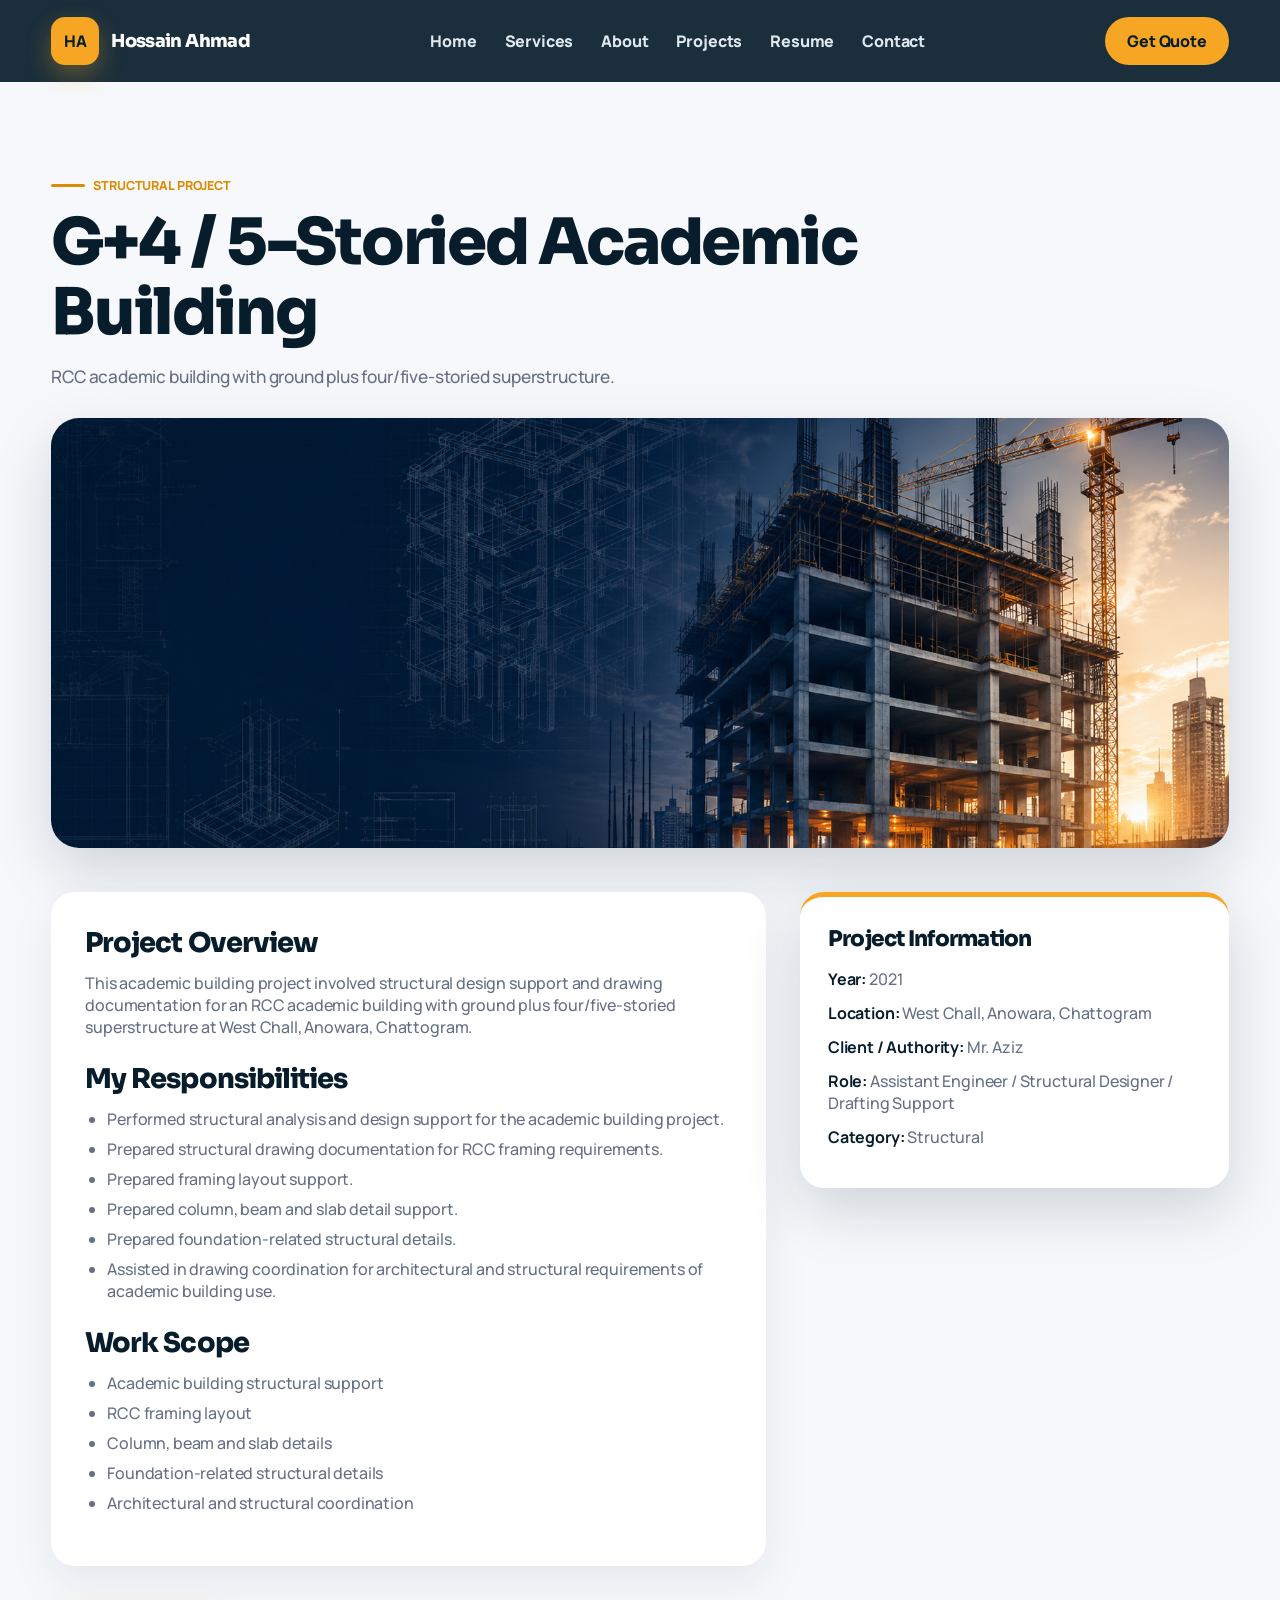
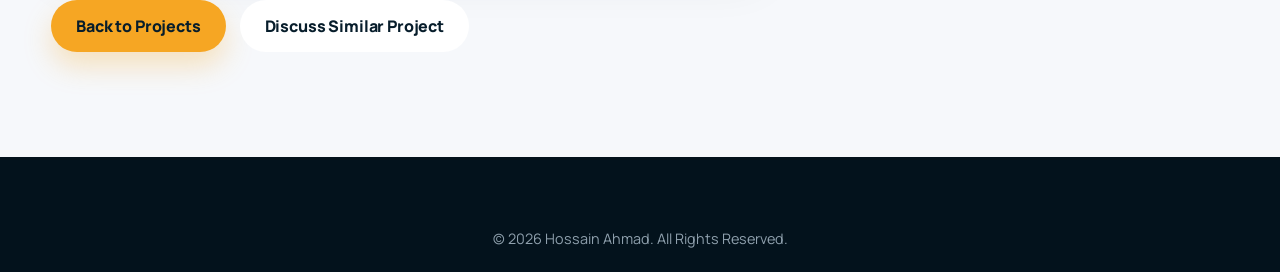
<file: projects/academic-building.html>
<!DOCTYPE html>
<html lang="en">
<head>
  <meta charset="UTF-8" />
  <meta name="viewport" content="width=device-width, initial-scale=1.0" />
  <meta name="description" content="G+4 / 5-Storied Academic Building project details by Hossain Ahmad." />
  <title>G+4 / 5-Storied Academic Building | Hossain Ahmad</title>
  <link rel="stylesheet" href="../styles.css" />
</head>
<body>

  <header class="site-header">
    <nav class="navbar container">
      <a href="../index.html" class="brand">
        <span class="brand-mark">HA</span>
        <span class="brand-text">Hossain Ahmad</span>
      </a>
      <ul class="nav-links">
        <li><a href="../index.html#home">Home</a></li>
        <li><a href="../index.html#services">Services</a></li>
        <li><a href="../index.html#about">About</a></li>
        <li><a href="../index.html#projects">Projects</a></li>
        <li><a href="../index.html#resume">Resume</a></li>
        <li><a href="../index.html#contact">Contact</a></li>
      </ul>
      <a class="nav-cta" href="../index.html#contact">Get Quote</a>
    </nav>
  </header>

  <main>
    <section class="section project-detail-page">
      <div class="container">
        <span class="eyebrow dark">Structural Project</span>
        <h1>G+4 / 5-Storied Academic Building</h1>
        <p class="project-detail-lead">RCC academic building with ground plus four/five-storied superstructure.</p>

        <img src="../assets/project-structural.png" alt="G+4 / 5-Storied Academic Building" class="project-detail-image" />

        <div class="project-detail-grid">
          <div class="project-detail-content">
            <h2>Project Overview</h2>
            <p>This academic building project involved structural design support and drawing documentation for an RCC academic building with ground plus four/five-storied superstructure at West Chall, Anowara, Chattogram.</p>

            <h2>My Responsibilities</h2>
            <ul>
              <li>Performed structural analysis and design support for the academic building project.</li>
              <li>Prepared structural drawing documentation for RCC framing requirements.</li>
              <li>Prepared framing layout support.</li>
              <li>Prepared column, beam and slab detail support.</li>
              <li>Prepared foundation-related structural details.</li>
              <li>Assisted in drawing coordination for architectural and structural requirements of academic building use.</li>
            </ul>

            <h2>Work Scope</h2>
            <ul>
              <li>Academic building structural support</li>
              <li>RCC framing layout</li>
              <li>Column, beam and slab details</li>
              <li>Foundation-related structural details</li>
              <li>Architectural and structural coordination</li>
            </ul>
          </div>

          <aside class="project-info-card">
            <h3>Project Information</h3>
            <p><strong>Year:</strong> 2021</p>
            <p><strong>Location:</strong> West Chall, Anowara, Chattogram</p>
            <p><strong>Client / Authority:</strong> Mr. Aziz</p>
            <p><strong>Role:</strong> Assistant Engineer / Structural Designer / Drafting Support</p>
            <p><strong>Category:</strong> Structural</p>
          </aside>
        </div>

        <div class="project-navigation">
          <a href="../index.html#projects" class="btn btn-primary">Back to Projects</a>
          <a href="../index.html#contact" class="btn btn-light">Discuss Similar Project</a>
        </div>
      </div>
    </section>
  </main>

  <footer class="footer">
    <div class="container copyright">© <span>2026</span> Hossain Ahmad. All Rights Reserved.</div>
  </footer>

</body>
</html>
</file>
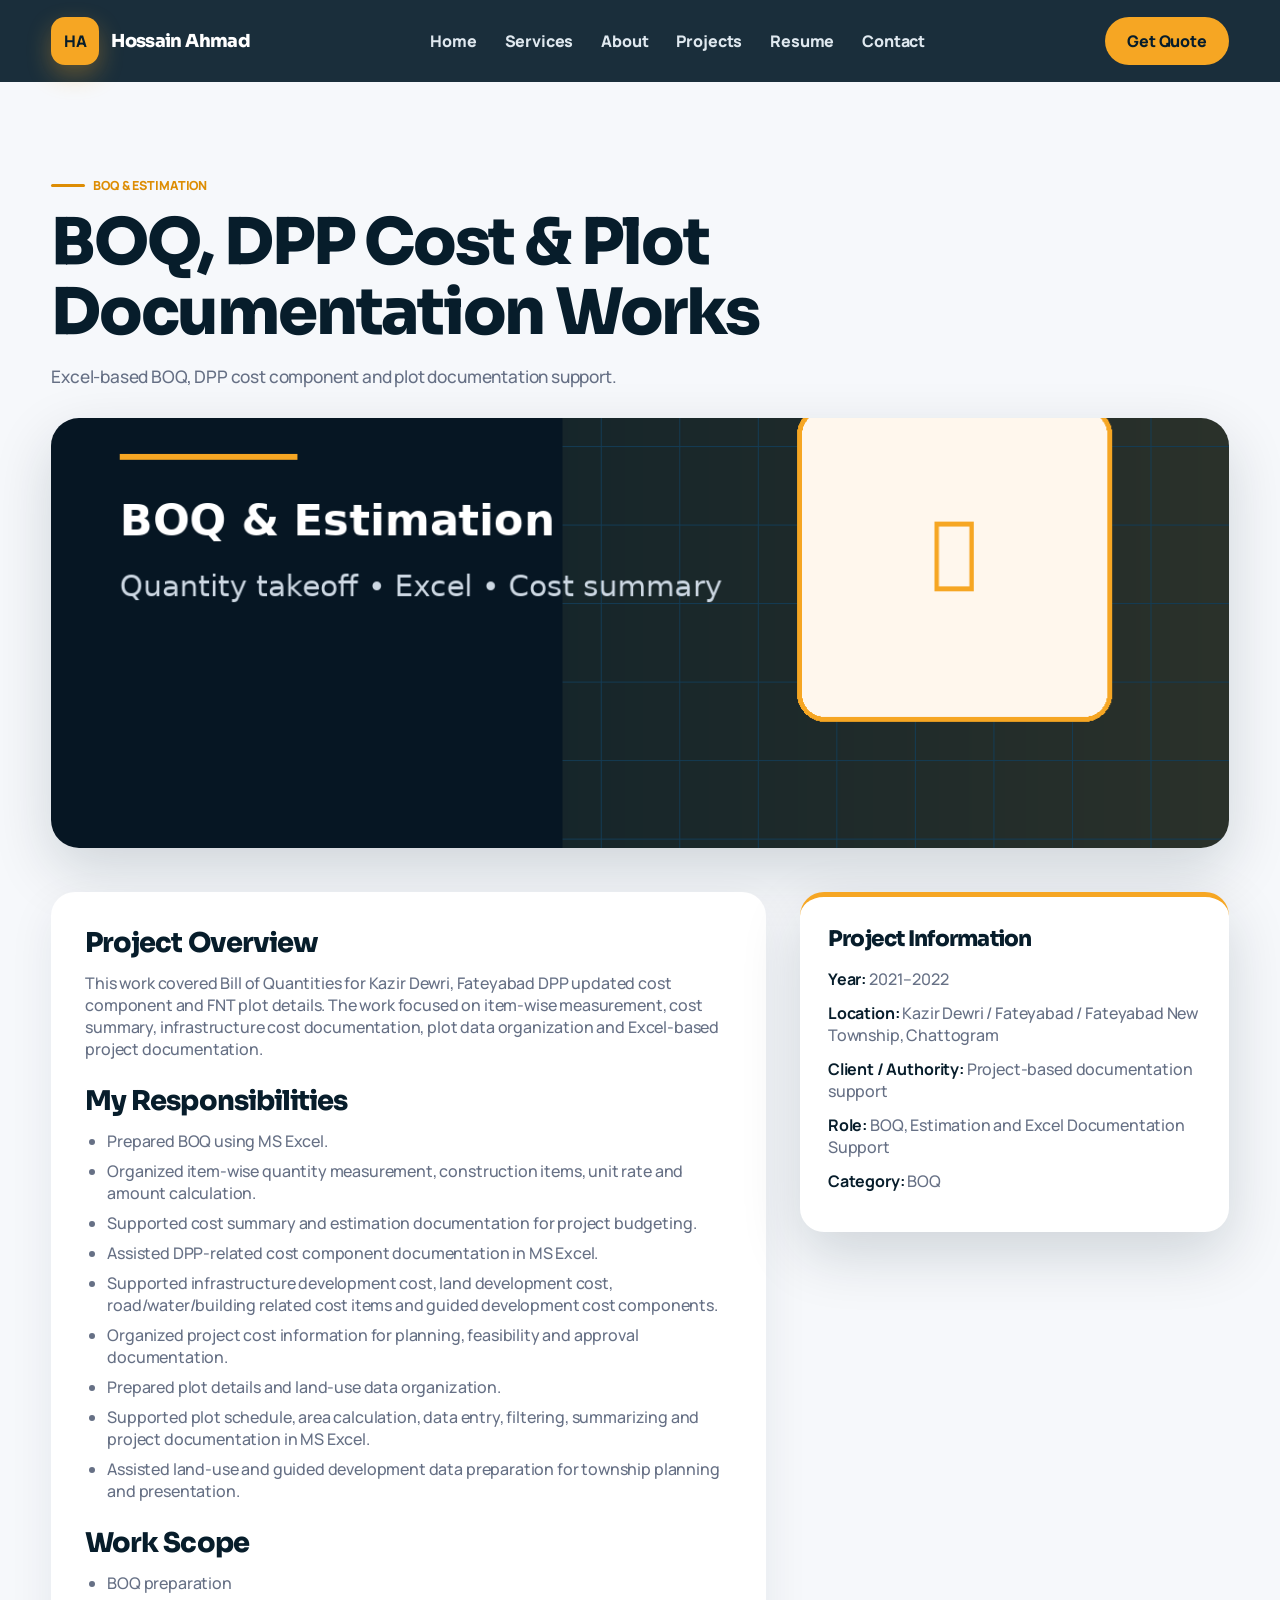
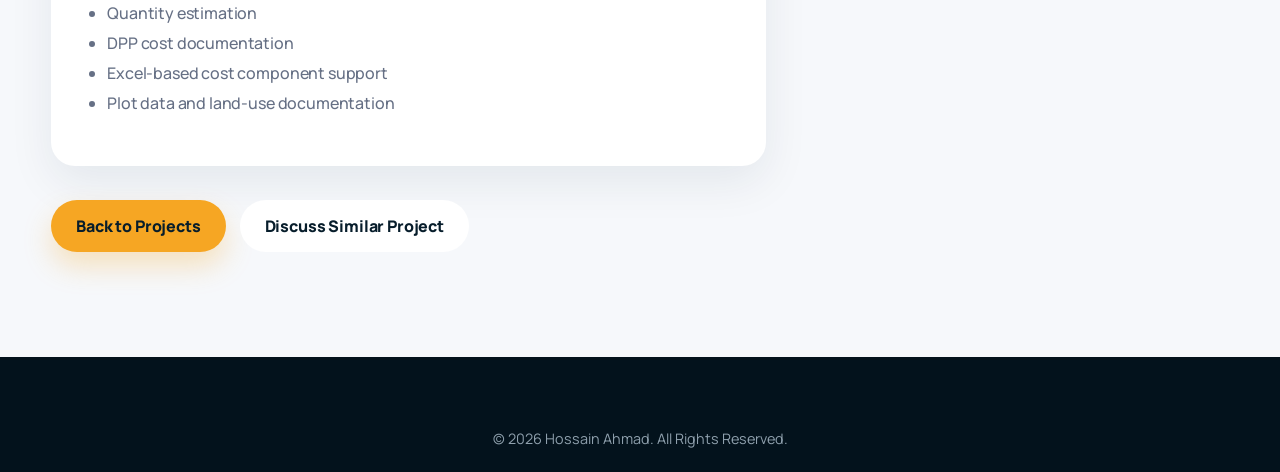
<file: projects/boq-cost.html>
<!DOCTYPE html>
<html lang="en">
<head>
  <meta charset="UTF-8" />
  <meta name="viewport" content="width=device-width, initial-scale=1.0" />
  <meta name="description" content="BOQ, DPP Cost &amp; Plot Documentation Works project details by Hossain Ahmad." />
  <title>BOQ, DPP Cost &amp; Plot Documentation Works | Hossain Ahmad</title>
  <link rel="stylesheet" href="../styles.css" />
</head>
<body>

  <header class="site-header">
    <nav class="navbar container">
      <a href="../index.html" class="brand">
        <span class="brand-mark">HA</span>
        <span class="brand-text">Hossain Ahmad</span>
      </a>
      <ul class="nav-links">
        <li><a href="../index.html#home">Home</a></li>
        <li><a href="../index.html#services">Services</a></li>
        <li><a href="../index.html#about">About</a></li>
        <li><a href="../index.html#projects">Projects</a></li>
        <li><a href="../index.html#resume">Resume</a></li>
        <li><a href="../index.html#contact">Contact</a></li>
      </ul>
      <a class="nav-cta" href="../index.html#contact">Get Quote</a>
    </nav>
  </header>

  <main>
    <section class="section project-detail-page">
      <div class="container">
        <span class="eyebrow dark">BOQ &amp; Estimation</span>
        <h1>BOQ, DPP Cost &amp; Plot Documentation Works</h1>
        <p class="project-detail-lead">Excel-based BOQ, DPP cost component and plot documentation support.</p>

        <img src="../assets/project-boq.png" alt="BOQ, DPP Cost &amp; Plot Documentation Works" class="project-detail-image" />

        <div class="project-detail-grid">
          <div class="project-detail-content">
            <h2>Project Overview</h2>
            <p>This work covered Bill of Quantities for Kazir Dewri, Fateyabad DPP updated cost component and FNT plot details. The work focused on item-wise measurement, cost summary, infrastructure cost documentation, plot data organization and Excel-based project documentation.</p>

            <h2>My Responsibilities</h2>
            <ul>
              <li>Prepared BOQ using MS Excel.</li>
              <li>Organized item-wise quantity measurement, construction items, unit rate and amount calculation.</li>
              <li>Supported cost summary and estimation documentation for project budgeting.</li>
              <li>Assisted DPP-related cost component documentation in MS Excel.</li>
              <li>Supported infrastructure development cost, land development cost, road/water/building related cost items and guided development cost components.</li>
              <li>Organized project cost information for planning, feasibility and approval documentation.</li>
              <li>Prepared plot details and land-use data organization.</li>
              <li>Supported plot schedule, area calculation, data entry, filtering, summarizing and project documentation in MS Excel.</li>
              <li>Assisted land-use and guided development data preparation for township planning and presentation.</li>
            </ul>

            <h2>Work Scope</h2>
            <ul>
              <li>BOQ preparation</li>
              <li>Quantity estimation</li>
              <li>DPP cost documentation</li>
              <li>Excel-based cost component support</li>
              <li>Plot data and land-use documentation</li>
            </ul>
          </div>

          <aside class="project-info-card">
            <h3>Project Information</h3>
            <p><strong>Year:</strong> 2021–2022</p>
            <p><strong>Location:</strong> Kazir Dewri / Fateyabad / Fateyabad New Township, Chattogram</p>
            <p><strong>Client / Authority:</strong> Project-based documentation support</p>
            <p><strong>Role:</strong> BOQ, Estimation and Excel Documentation Support</p>
            <p><strong>Category:</strong> BOQ</p>
          </aside>
        </div>

        <div class="project-navigation">
          <a href="../index.html#projects" class="btn btn-primary">Back to Projects</a>
          <a href="../index.html#contact" class="btn btn-light">Discuss Similar Project</a>
        </div>
      </div>
    </section>
  </main>

  <footer class="footer">
    <div class="container copyright">© <span>2026</span> Hossain Ahmad. All Rights Reserved.</div>
  </footer>

</body>
</html>
</file>
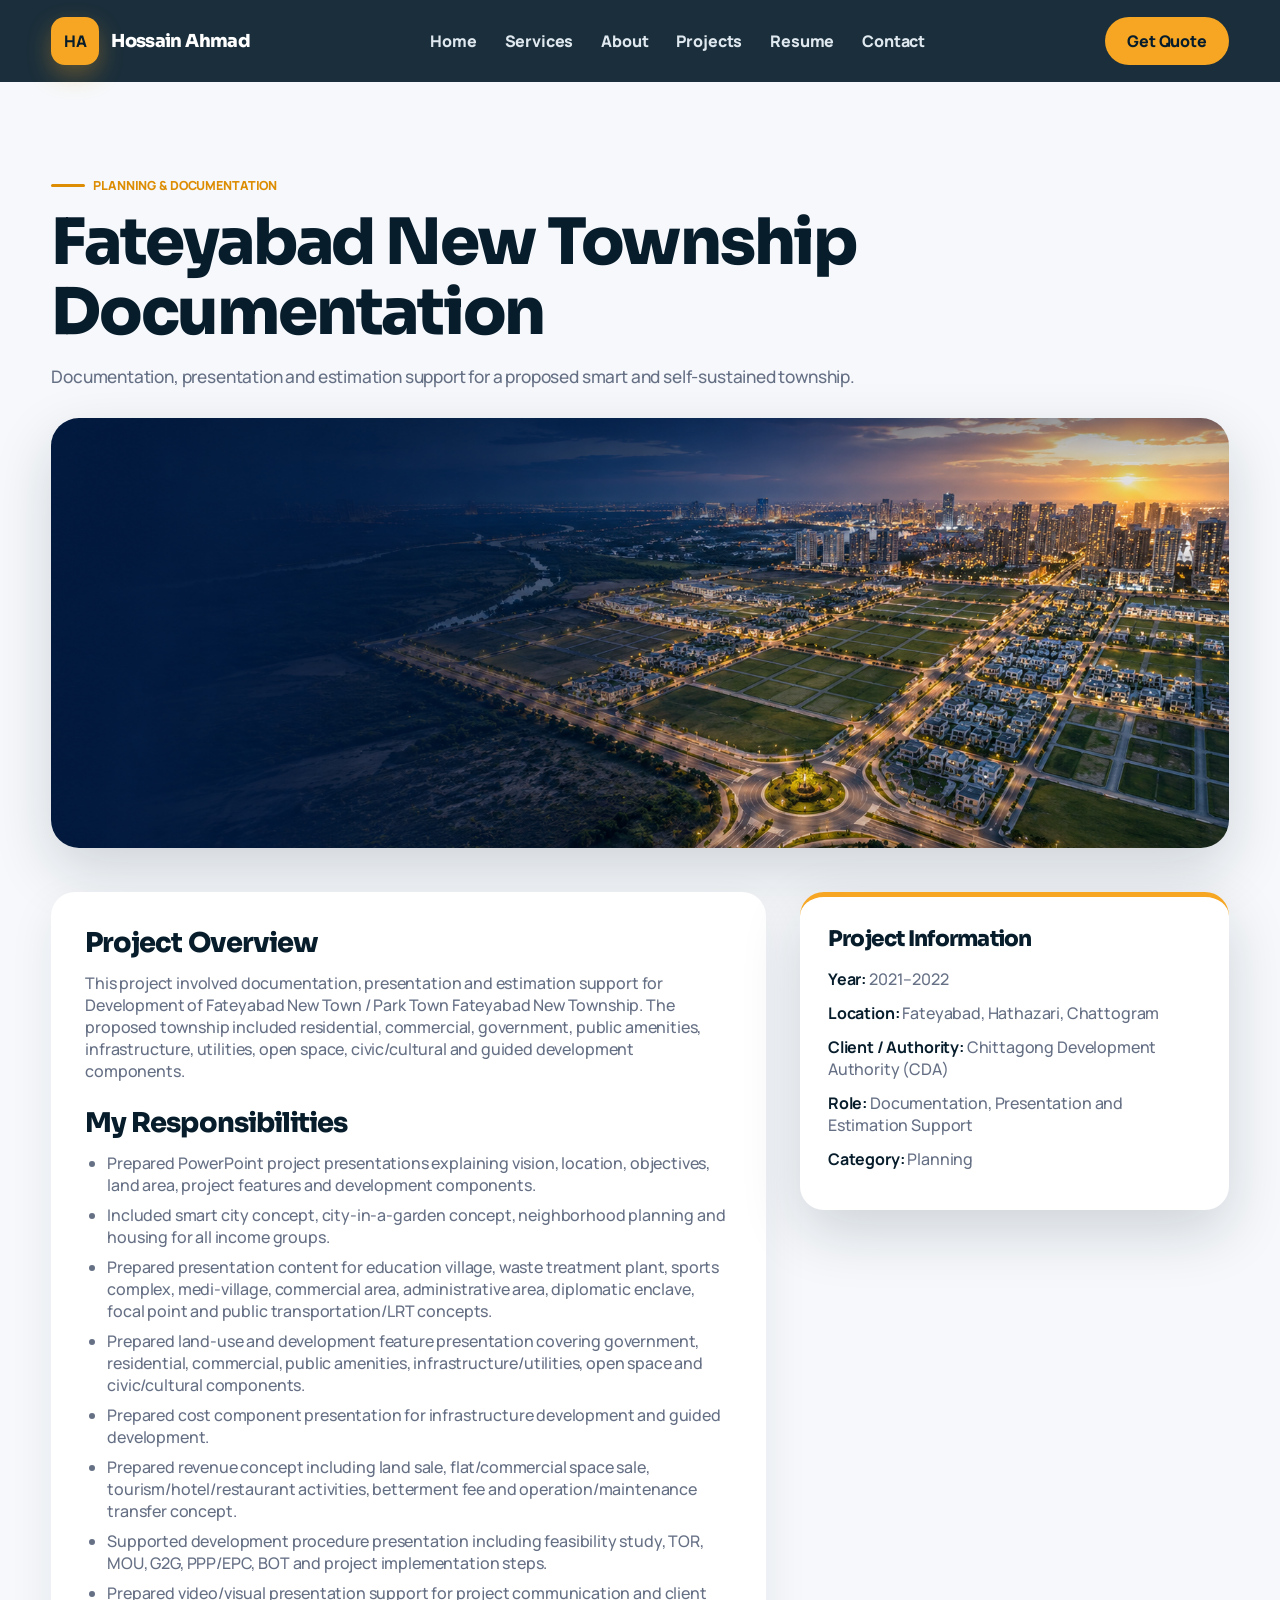
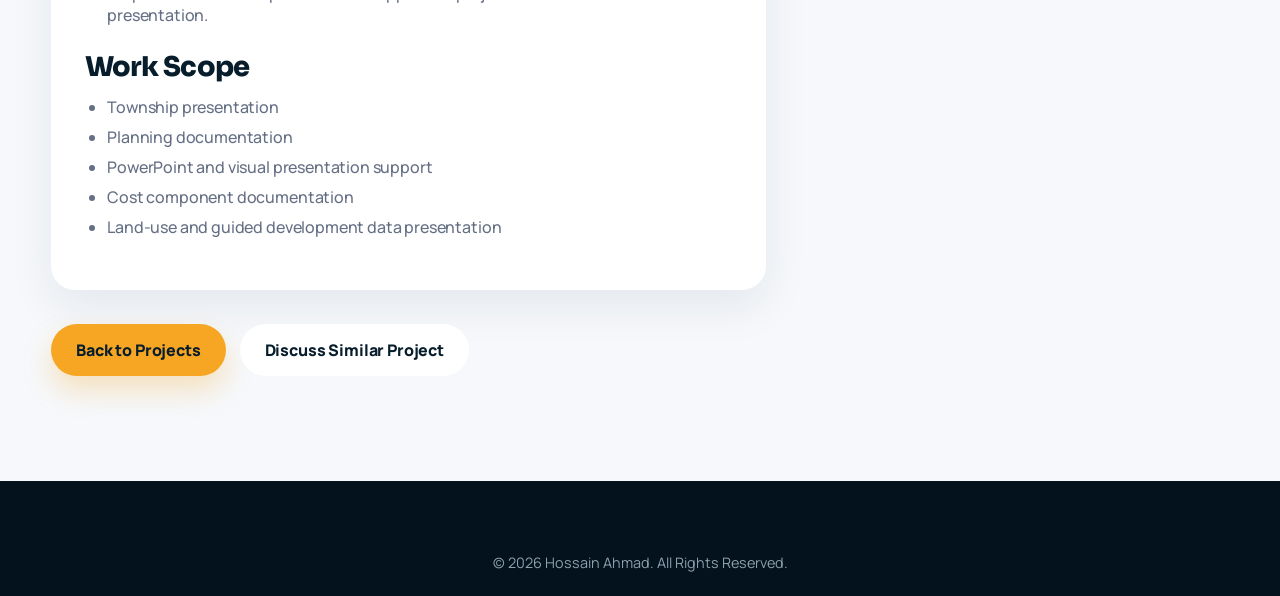
<file: projects/fateyabad-township.html>
<!DOCTYPE html>
<html lang="en">
<head>
  <meta charset="UTF-8" />
  <meta name="viewport" content="width=device-width, initial-scale=1.0" />
  <meta name="description" content="Fateyabad New Township Documentation project details by Hossain Ahmad." />
  <title>Fateyabad New Township Documentation | Hossain Ahmad</title>
  <link rel="stylesheet" href="../styles.css" />
</head>
<body>

  <header class="site-header">
    <nav class="navbar container">
      <a href="../index.html" class="brand">
        <span class="brand-mark">HA</span>
        <span class="brand-text">Hossain Ahmad</span>
      </a>
      <ul class="nav-links">
        <li><a href="../index.html#home">Home</a></li>
        <li><a href="../index.html#services">Services</a></li>
        <li><a href="../index.html#about">About</a></li>
        <li><a href="../index.html#projects">Projects</a></li>
        <li><a href="../index.html#resume">Resume</a></li>
        <li><a href="../index.html#contact">Contact</a></li>
      </ul>
      <a class="nav-cta" href="../index.html#contact">Get Quote</a>
    </nav>
  </header>

  <main>
    <section class="section project-detail-page">
      <div class="container">
        <span class="eyebrow dark">Planning &amp; Documentation</span>
        <h1>Fateyabad New Township Documentation</h1>
        <p class="project-detail-lead">Documentation, presentation and estimation support for a proposed smart and self-sustained township.</p>

        <img src="../assets/project-township.png" alt="Fateyabad New Township Documentation" class="project-detail-image" />

        <div class="project-detail-grid">
          <div class="project-detail-content">
            <h2>Project Overview</h2>
            <p>This project involved documentation, presentation and estimation support for Development of Fateyabad New Town / Park Town Fateyabad New Township. The proposed township included residential, commercial, government, public amenities, infrastructure, utilities, open space, civic/cultural and guided development components.</p>

            <h2>My Responsibilities</h2>
            <ul>
              <li>Prepared PowerPoint project presentations explaining vision, location, objectives, land area, project features and development components.</li>
              <li>Included smart city concept, city-in-a-garden concept, neighborhood planning and housing for all income groups.</li>
              <li>Prepared presentation content for education village, waste treatment plant, sports complex, medi-village, commercial area, administrative area, diplomatic enclave, focal point and public transportation/LRT concepts.</li>
              <li>Prepared land-use and development feature presentation covering government, residential, commercial, public amenities, infrastructure/utilities, open space and civic/cultural components.</li>
              <li>Prepared cost component presentation for infrastructure development and guided development.</li>
              <li>Prepared revenue concept including land sale, flat/commercial space sale, tourism/hotel/restaurant activities, betterment fee and operation/maintenance transfer concept.</li>
              <li>Supported development procedure presentation including feasibility study, TOR, MOU, G2G, PPP/EPC, BOT and project implementation steps.</li>
              <li>Prepared video/visual presentation support for project communication and client presentation.</li>
            </ul>

            <h2>Work Scope</h2>
            <ul>
              <li>Township presentation</li>
              <li>Planning documentation</li>
              <li>PowerPoint and visual presentation support</li>
              <li>Cost component documentation</li>
              <li>Land-use and guided development data presentation</li>
            </ul>
          </div>

          <aside class="project-info-card">
            <h3>Project Information</h3>
            <p><strong>Year:</strong> 2021–2022</p>
            <p><strong>Location:</strong> Fateyabad, Hathazari, Chattogram</p>
            <p><strong>Client / Authority:</strong> Chittagong Development Authority (CDA)</p>
            <p><strong>Role:</strong> Documentation, Presentation and Estimation Support</p>
            <p><strong>Category:</strong> Planning</p>
          </aside>
        </div>

        <div class="project-navigation">
          <a href="../index.html#projects" class="btn btn-primary">Back to Projects</a>
          <a href="../index.html#contact" class="btn btn-light">Discuss Similar Project</a>
        </div>
      </div>
    </section>
  </main>

  <footer class="footer">
    <div class="container copyright">© <span>2026</span> Hossain Ahmad. All Rights Reserved.</div>
  </footer>

</body>
</html>
</file>
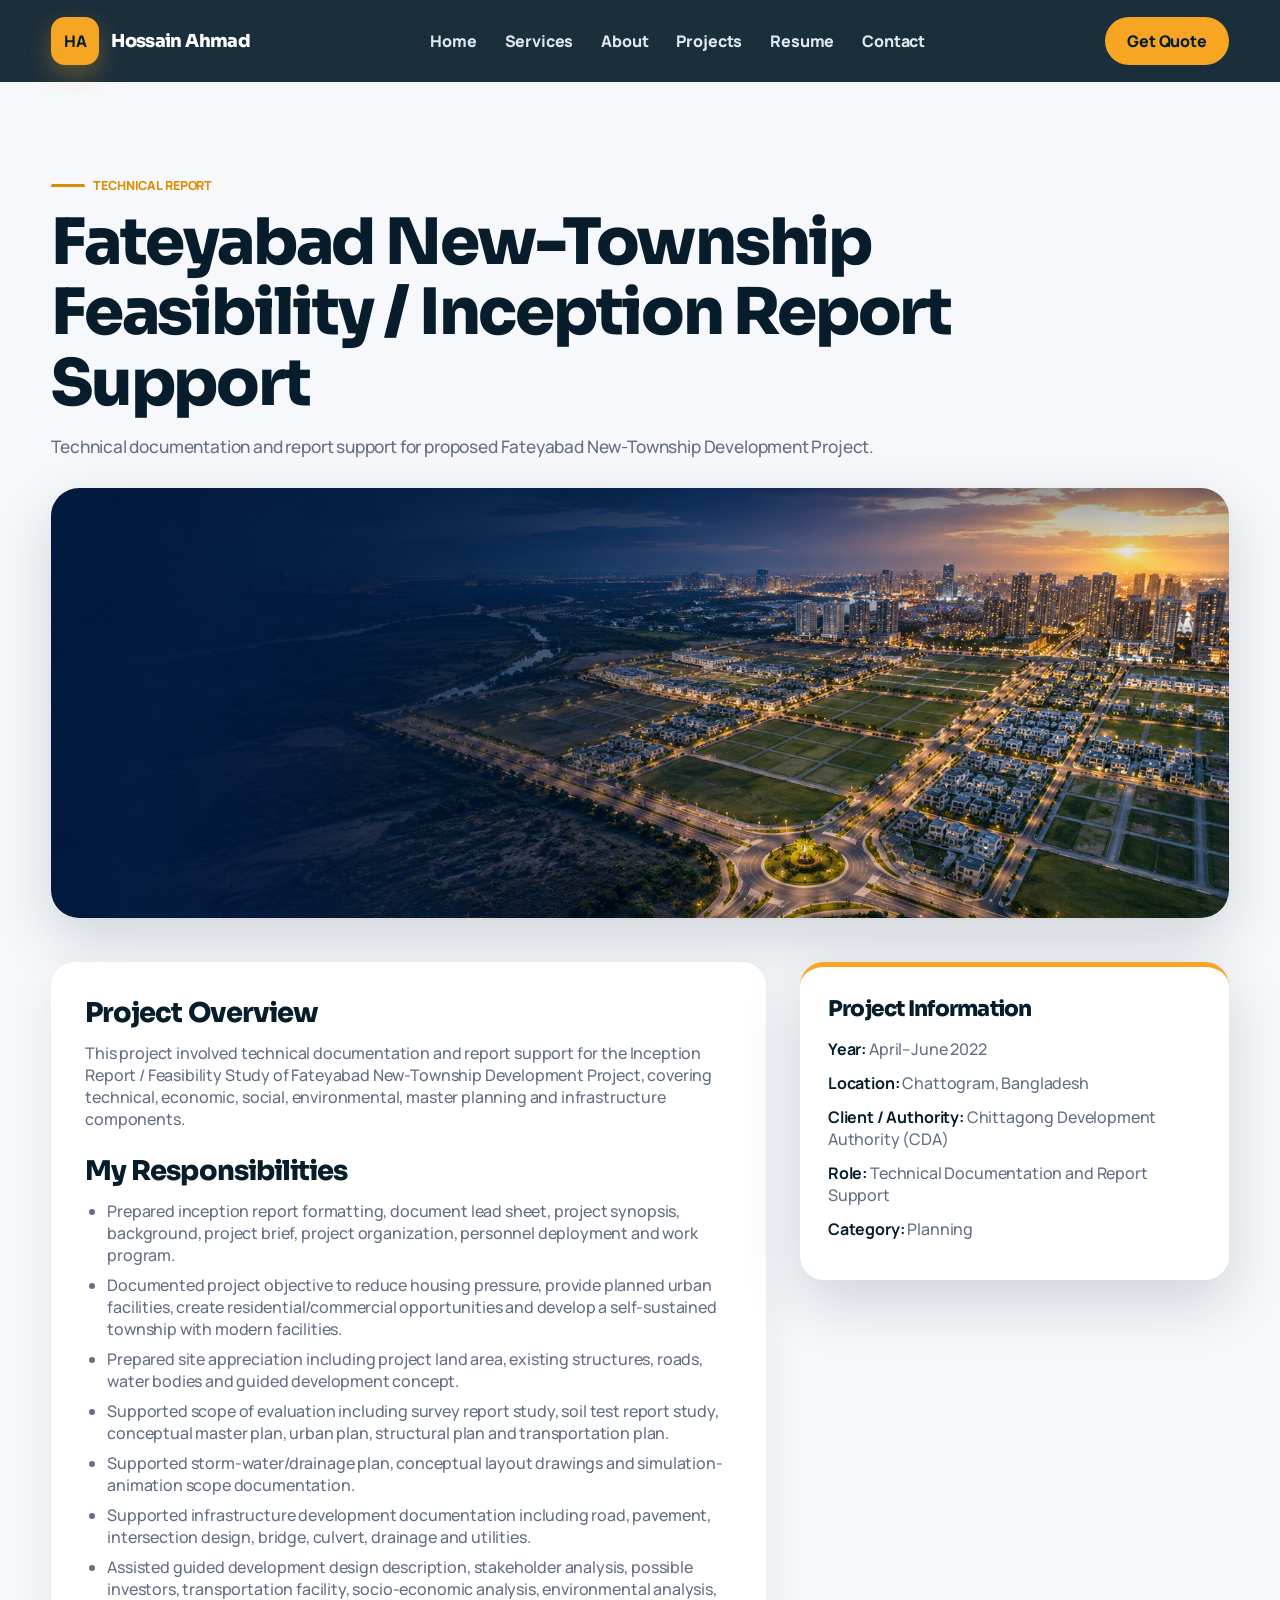
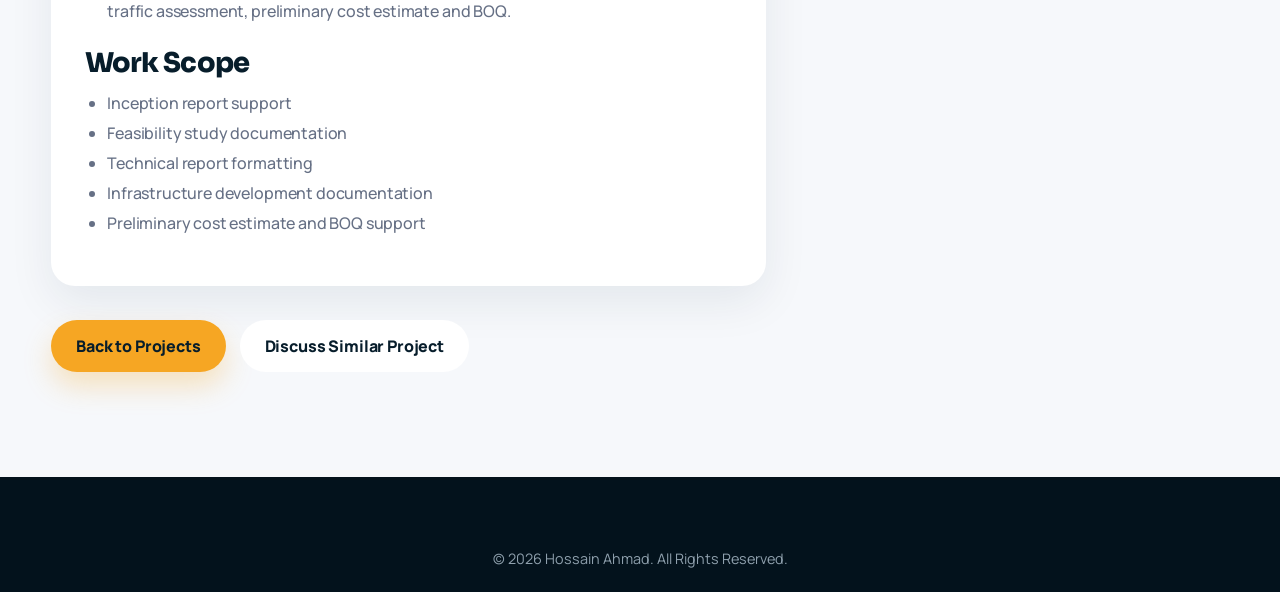
<file: projects/fnt-feasibility.html>
<!DOCTYPE html>
<html lang="en">
<head>
  <meta charset="UTF-8" />
  <meta name="viewport" content="width=device-width, initial-scale=1.0" />
  <meta name="description" content="Fateyabad New-Township Feasibility / Inception Report Support project details by Hossain Ahmad." />
  <title>Fateyabad New-Township Feasibility / Inception Report Support | Hossain Ahmad</title>
  <link rel="stylesheet" href="../styles.css" />
</head>
<body>

  <header class="site-header">
    <nav class="navbar container">
      <a href="../index.html" class="brand">
        <span class="brand-mark">HA</span>
        <span class="brand-text">Hossain Ahmad</span>
      </a>
      <ul class="nav-links">
        <li><a href="../index.html#home">Home</a></li>
        <li><a href="../index.html#services">Services</a></li>
        <li><a href="../index.html#about">About</a></li>
        <li><a href="../index.html#projects">Projects</a></li>
        <li><a href="../index.html#resume">Resume</a></li>
        <li><a href="../index.html#contact">Contact</a></li>
      </ul>
      <a class="nav-cta" href="../index.html#contact">Get Quote</a>
    </nav>
  </header>

  <main>
    <section class="section project-detail-page">
      <div class="container">
        <span class="eyebrow dark">Technical Report</span>
        <h1>Fateyabad New-Township Feasibility / Inception Report Support</h1>
        <p class="project-detail-lead">Technical documentation and report support for proposed Fateyabad New-Township Development Project.</p>

        <img src="../assets/project-township.png" alt="Fateyabad New-Township Feasibility / Inception Report Support" class="project-detail-image" />

        <div class="project-detail-grid">
          <div class="project-detail-content">
            <h2>Project Overview</h2>
            <p>This project involved technical documentation and report support for the Inception Report / Feasibility Study of Fateyabad New-Township Development Project, covering technical, economic, social, environmental, master planning and infrastructure components.</p>

            <h2>My Responsibilities</h2>
            <ul>
              <li>Prepared inception report formatting, document lead sheet, project synopsis, background, project brief, project organization, personnel deployment and work program.</li>
              <li>Documented project objective to reduce housing pressure, provide planned urban facilities, create residential/commercial opportunities and develop a self-sustained township with modern facilities.</li>
              <li>Prepared site appreciation including project land area, existing structures, roads, water bodies and guided development concept.</li>
              <li>Supported scope of evaluation including survey report study, soil test report study, conceptual master plan, urban plan, structural plan and transportation plan.</li>
              <li>Supported storm-water/drainage plan, conceptual layout drawings and simulation-animation scope documentation.</li>
              <li>Supported infrastructure development documentation including road, pavement, intersection design, bridge, culvert, drainage and utilities.</li>
              <li>Assisted guided development design description, stakeholder analysis, possible investors, transportation facility, socio-economic analysis, environmental analysis, traffic assessment, preliminary cost estimate and BOQ.</li>
            </ul>

            <h2>Work Scope</h2>
            <ul>
              <li>Inception report support</li>
              <li>Feasibility study documentation</li>
              <li>Technical report formatting</li>
              <li>Infrastructure development documentation</li>
              <li>Preliminary cost estimate and BOQ support</li>
            </ul>
          </div>

          <aside class="project-info-card">
            <h3>Project Information</h3>
            <p><strong>Year:</strong> April–June 2022</p>
            <p><strong>Location:</strong> Chattogram, Bangladesh</p>
            <p><strong>Client / Authority:</strong> Chittagong Development Authority (CDA)</p>
            <p><strong>Role:</strong> Technical Documentation and Report Support</p>
            <p><strong>Category:</strong> Planning</p>
          </aside>
        </div>

        <div class="project-navigation">
          <a href="../index.html#projects" class="btn btn-primary">Back to Projects</a>
          <a href="../index.html#contact" class="btn btn-light">Discuss Similar Project</a>
        </div>
      </div>
    </section>
  </main>

  <footer class="footer">
    <div class="container copyright">© <span>2026</span> Hossain Ahmad. All Rights Reserved.</div>
  </footer>

</body>
</html>
</file>
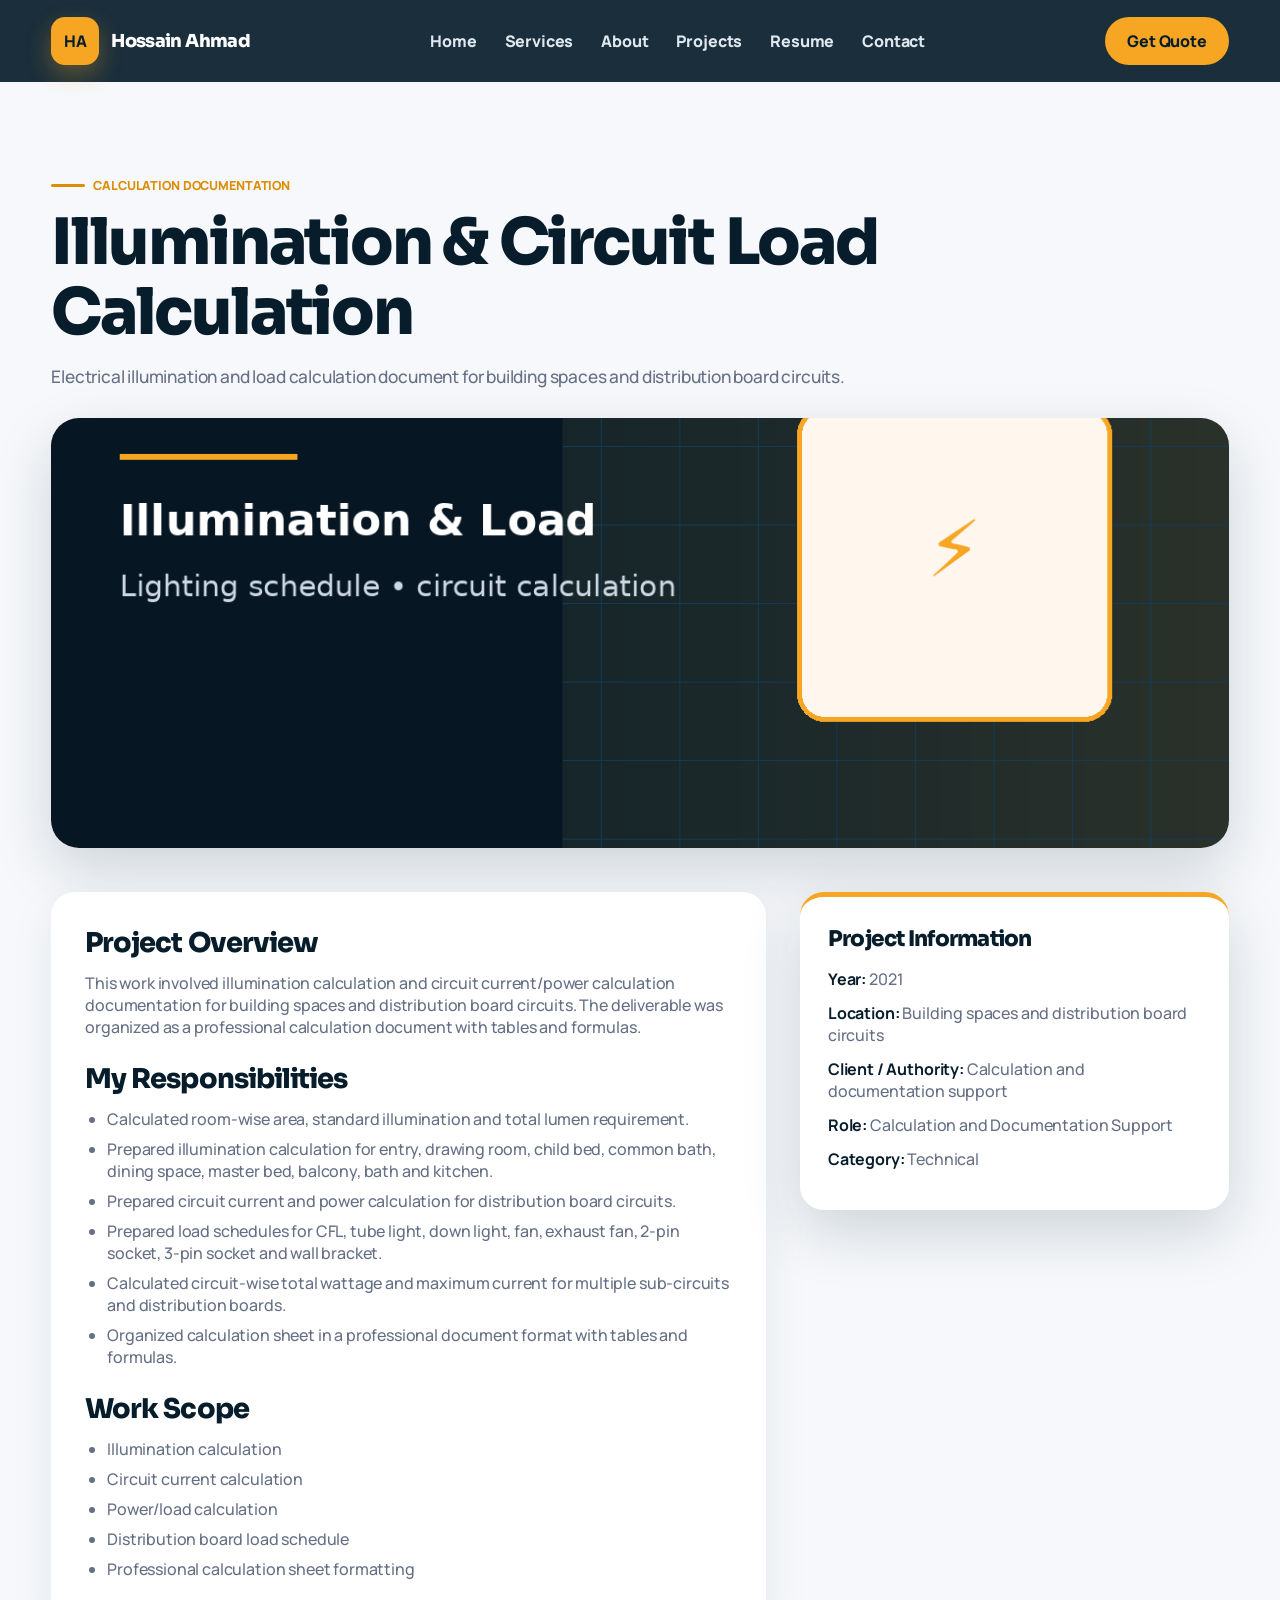
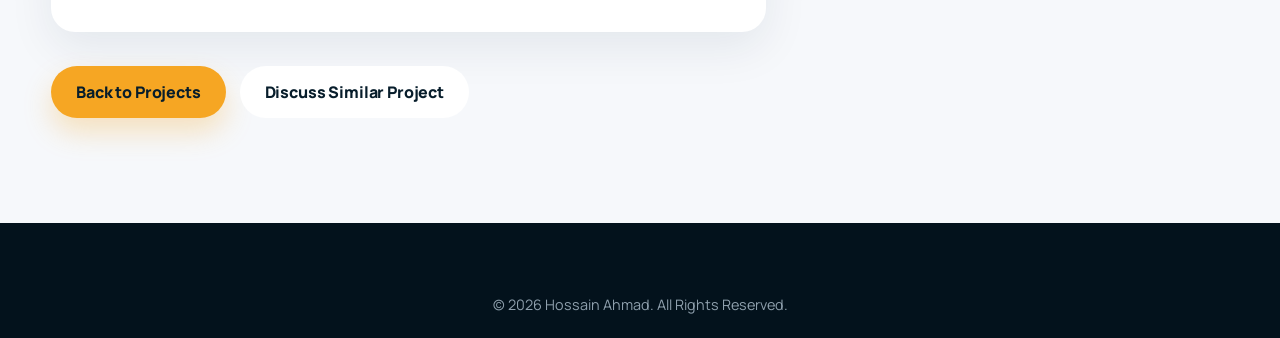
<file: projects/illumination-load.html>
<!DOCTYPE html>
<html lang="en">
<head>
  <meta charset="UTF-8" />
  <meta name="viewport" content="width=device-width, initial-scale=1.0" />
  <meta name="description" content="Illumination &amp; Circuit Load Calculation project details by Hossain Ahmad." />
  <title>Illumination &amp; Circuit Load Calculation | Hossain Ahmad</title>
  <link rel="stylesheet" href="../styles.css" />
</head>
<body>

  <header class="site-header">
    <nav class="navbar container">
      <a href="../index.html" class="brand">
        <span class="brand-mark">HA</span>
        <span class="brand-text">Hossain Ahmad</span>
      </a>
      <ul class="nav-links">
        <li><a href="../index.html#home">Home</a></li>
        <li><a href="../index.html#services">Services</a></li>
        <li><a href="../index.html#about">About</a></li>
        <li><a href="../index.html#projects">Projects</a></li>
        <li><a href="../index.html#resume">Resume</a></li>
        <li><a href="../index.html#contact">Contact</a></li>
      </ul>
      <a class="nav-cta" href="../index.html#contact">Get Quote</a>
    </nav>
  </header>

  <main>
    <section class="section project-detail-page">
      <div class="container">
        <span class="eyebrow dark">Calculation Documentation</span>
        <h1>Illumination &amp; Circuit Load Calculation</h1>
        <p class="project-detail-lead">Electrical illumination and load calculation document for building spaces and distribution board circuits.</p>

        <img src="../assets/project-loadcalc.png" alt="Illumination &amp; Circuit Load Calculation" class="project-detail-image" />

        <div class="project-detail-grid">
          <div class="project-detail-content">
            <h2>Project Overview</h2>
            <p>This work involved illumination calculation and circuit current/power calculation documentation for building spaces and distribution board circuits. The deliverable was organized as a professional calculation document with tables and formulas.</p>

            <h2>My Responsibilities</h2>
            <ul>
              <li>Calculated room-wise area, standard illumination and total lumen requirement.</li>
              <li>Prepared illumination calculation for entry, drawing room, child bed, common bath, dining space, master bed, balcony, bath and kitchen.</li>
              <li>Prepared circuit current and power calculation for distribution board circuits.</li>
              <li>Prepared load schedules for CFL, tube light, down light, fan, exhaust fan, 2-pin socket, 3-pin socket and wall bracket.</li>
              <li>Calculated circuit-wise total wattage and maximum current for multiple sub-circuits and distribution boards.</li>
              <li>Organized calculation sheet in a professional document format with tables and formulas.</li>
            </ul>

            <h2>Work Scope</h2>
            <ul>
              <li>Illumination calculation</li>
              <li>Circuit current calculation</li>
              <li>Power/load calculation</li>
              <li>Distribution board load schedule</li>
              <li>Professional calculation sheet formatting</li>
            </ul>
          </div>

          <aside class="project-info-card">
            <h3>Project Information</h3>
            <p><strong>Year:</strong> 2021</p>
            <p><strong>Location:</strong> Building spaces and distribution board circuits</p>
            <p><strong>Client / Authority:</strong> Calculation and documentation support</p>
            <p><strong>Role:</strong> Calculation and Documentation Support</p>
            <p><strong>Category:</strong> Technical</p>
          </aside>
        </div>

        <div class="project-navigation">
          <a href="../index.html#projects" class="btn btn-primary">Back to Projects</a>
          <a href="../index.html#contact" class="btn btn-light">Discuss Similar Project</a>
        </div>
      </div>
    </section>
  </main>

  <footer class="footer">
    <div class="container copyright">© <span>2026</span> Hossain Ahmad. All Rights Reserved.</div>
  </footer>

</body>
</html>
</file>
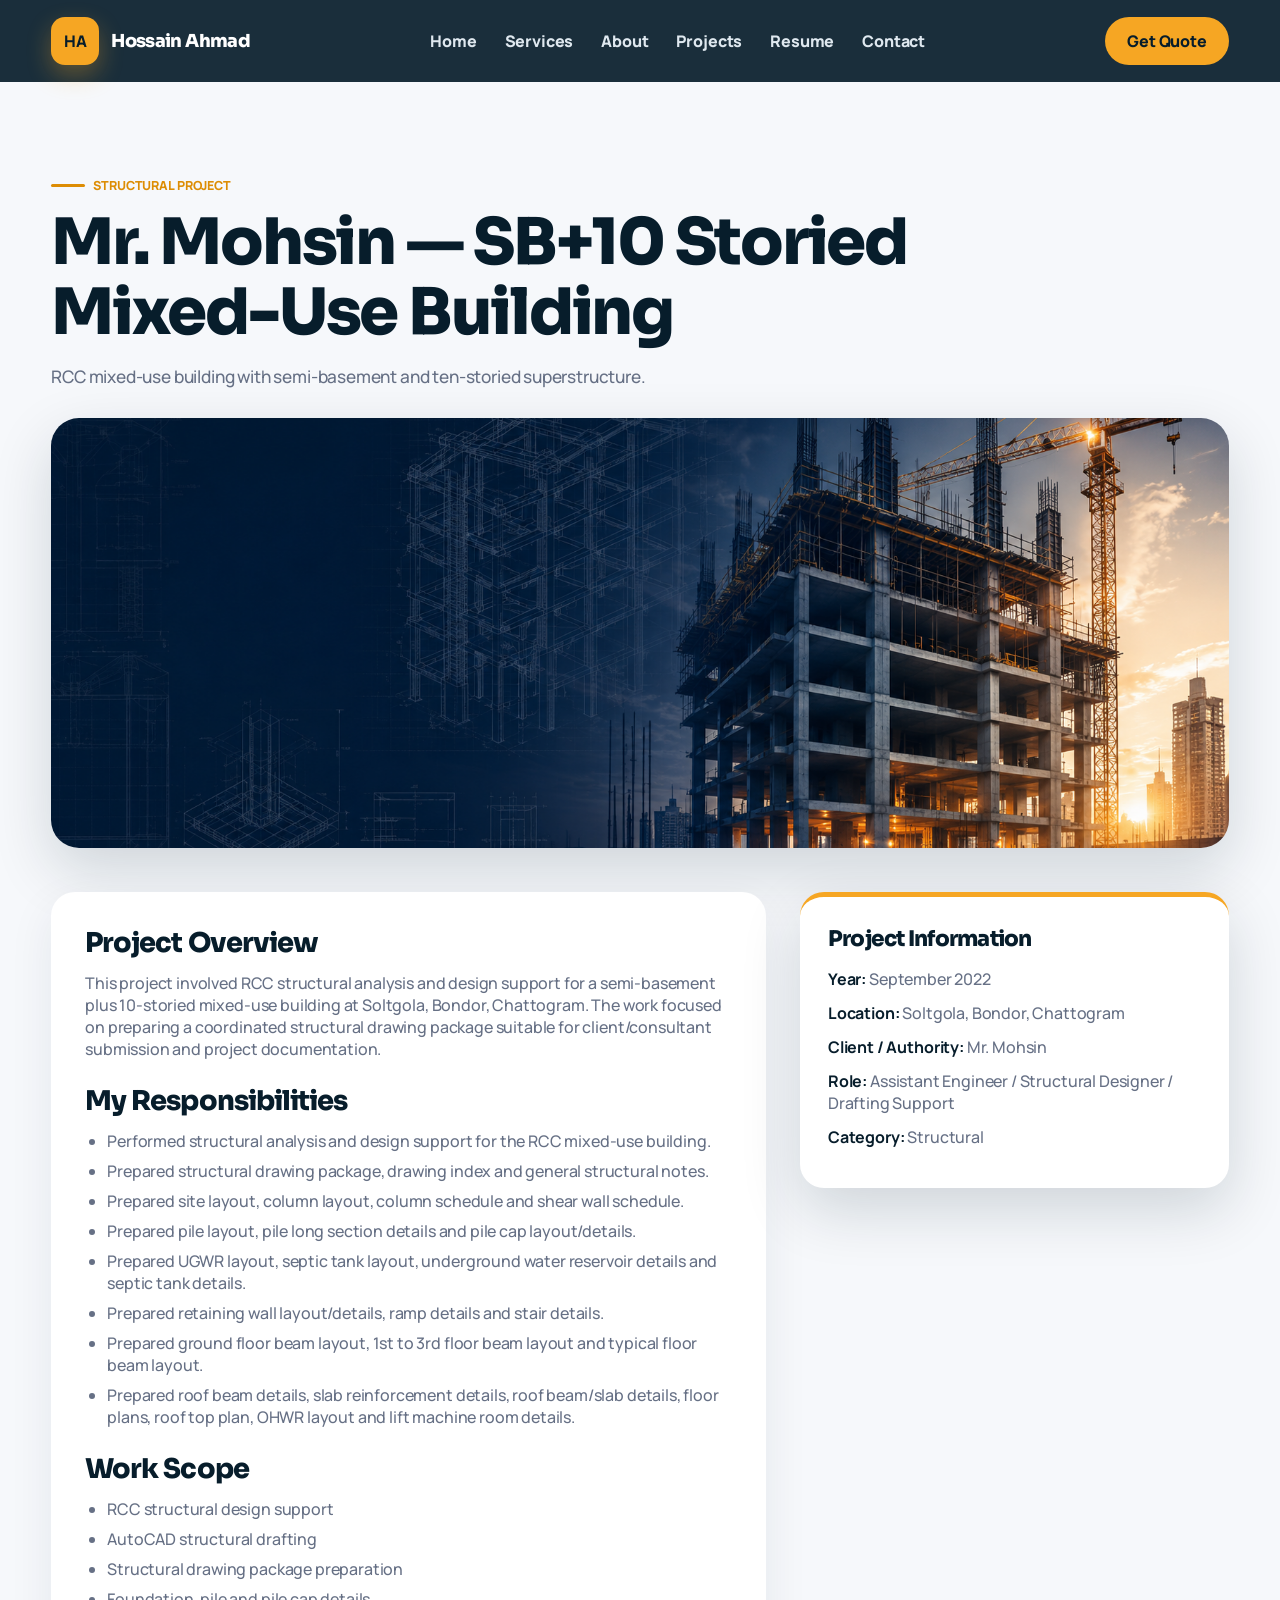
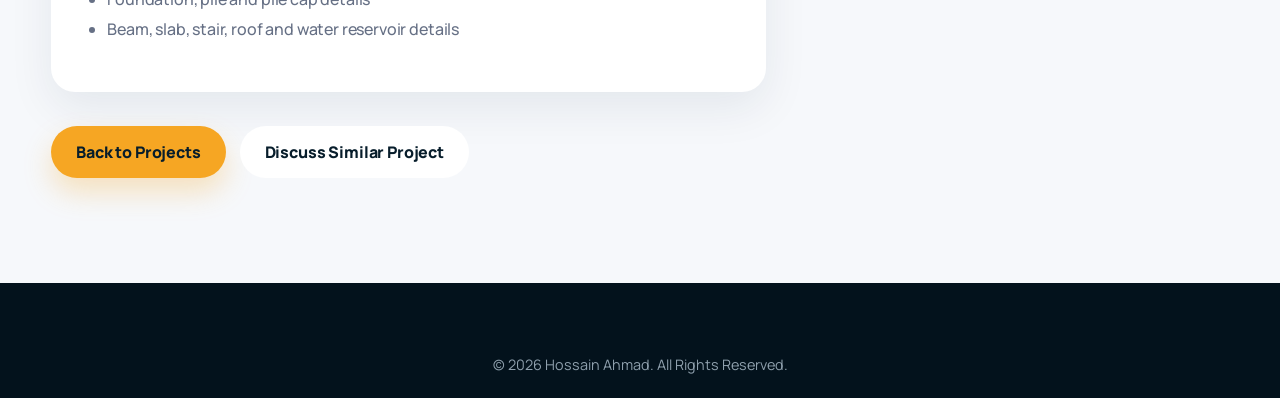
<file: projects/mohsin-sb10.html>
<!DOCTYPE html>
<html lang="en">
<head>
  <meta charset="UTF-8" />
  <meta name="viewport" content="width=device-width, initial-scale=1.0" />
  <meta name="description" content="Mr. Mohsin — SB+10 Storied Mixed-Use Building project details by Hossain Ahmad." />
  <title>Mr. Mohsin — SB+10 Storied Mixed-Use Building | Hossain Ahmad</title>
  <link rel="stylesheet" href="../styles.css" />
</head>
<body>

  <header class="site-header">
    <nav class="navbar container">
      <a href="../index.html" class="brand">
        <span class="brand-mark">HA</span>
        <span class="brand-text">Hossain Ahmad</span>
      </a>
      <ul class="nav-links">
        <li><a href="../index.html#home">Home</a></li>
        <li><a href="../index.html#services">Services</a></li>
        <li><a href="../index.html#about">About</a></li>
        <li><a href="../index.html#projects">Projects</a></li>
        <li><a href="../index.html#resume">Resume</a></li>
        <li><a href="../index.html#contact">Contact</a></li>
      </ul>
      <a class="nav-cta" href="../index.html#contact">Get Quote</a>
    </nav>
  </header>

  <main>
    <section class="section project-detail-page">
      <div class="container">
        <span class="eyebrow dark">Structural Project</span>
        <h1>Mr. Mohsin — SB+10 Storied Mixed-Use Building</h1>
        <p class="project-detail-lead">RCC mixed-use building with semi-basement and ten-storied superstructure.</p>

        <img src="../assets/project-structural.png" alt="Mr. Mohsin — SB+10 Storied Mixed-Use Building" class="project-detail-image" />

        <div class="project-detail-grid">
          <div class="project-detail-content">
            <h2>Project Overview</h2>
            <p>This project involved RCC structural analysis and design support for a semi-basement plus 10-storied mixed-use building at Soltgola, Bondor, Chattogram. The work focused on preparing a coordinated structural drawing package suitable for client/consultant submission and project documentation.</p>

            <h2>My Responsibilities</h2>
            <ul>
              <li>Performed structural analysis and design support for the RCC mixed-use building.</li>
              <li>Prepared structural drawing package, drawing index and general structural notes.</li>
              <li>Prepared site layout, column layout, column schedule and shear wall schedule.</li>
              <li>Prepared pile layout, pile long section details and pile cap layout/details.</li>
              <li>Prepared UGWR layout, septic tank layout, underground water reservoir details and septic tank details.</li>
              <li>Prepared retaining wall layout/details, ramp details and stair details.</li>
              <li>Prepared ground floor beam layout, 1st to 3rd floor beam layout and typical floor beam layout.</li>
              <li>Prepared roof beam details, slab reinforcement details, roof beam/slab details, floor plans, roof top plan, OHWR layout and lift machine room details.</li>
            </ul>

            <h2>Work Scope</h2>
            <ul>
              <li>RCC structural design support</li>
              <li>AutoCAD structural drafting</li>
              <li>Structural drawing package preparation</li>
              <li>Foundation, pile and pile cap details</li>
              <li>Beam, slab, stair, roof and water reservoir details</li>
            </ul>
          </div>

          <aside class="project-info-card">
            <h3>Project Information</h3>
            <p><strong>Year:</strong> September 2022</p>
            <p><strong>Location:</strong> Soltgola, Bondor, Chattogram</p>
            <p><strong>Client / Authority:</strong> Mr. Mohsin</p>
            <p><strong>Role:</strong> Assistant Engineer / Structural Designer / Drafting Support</p>
            <p><strong>Category:</strong> Structural</p>
          </aside>
        </div>

        <div class="project-navigation">
          <a href="../index.html#projects" class="btn btn-primary">Back to Projects</a>
          <a href="../index.html#contact" class="btn btn-light">Discuss Similar Project</a>
        </div>
      </div>
    </section>
  </main>

  <footer class="footer">
    <div class="container copyright">© <span>2026</span> Hossain Ahmad. All Rights Reserved.</div>
  </footer>

</body>
</html>
</file>
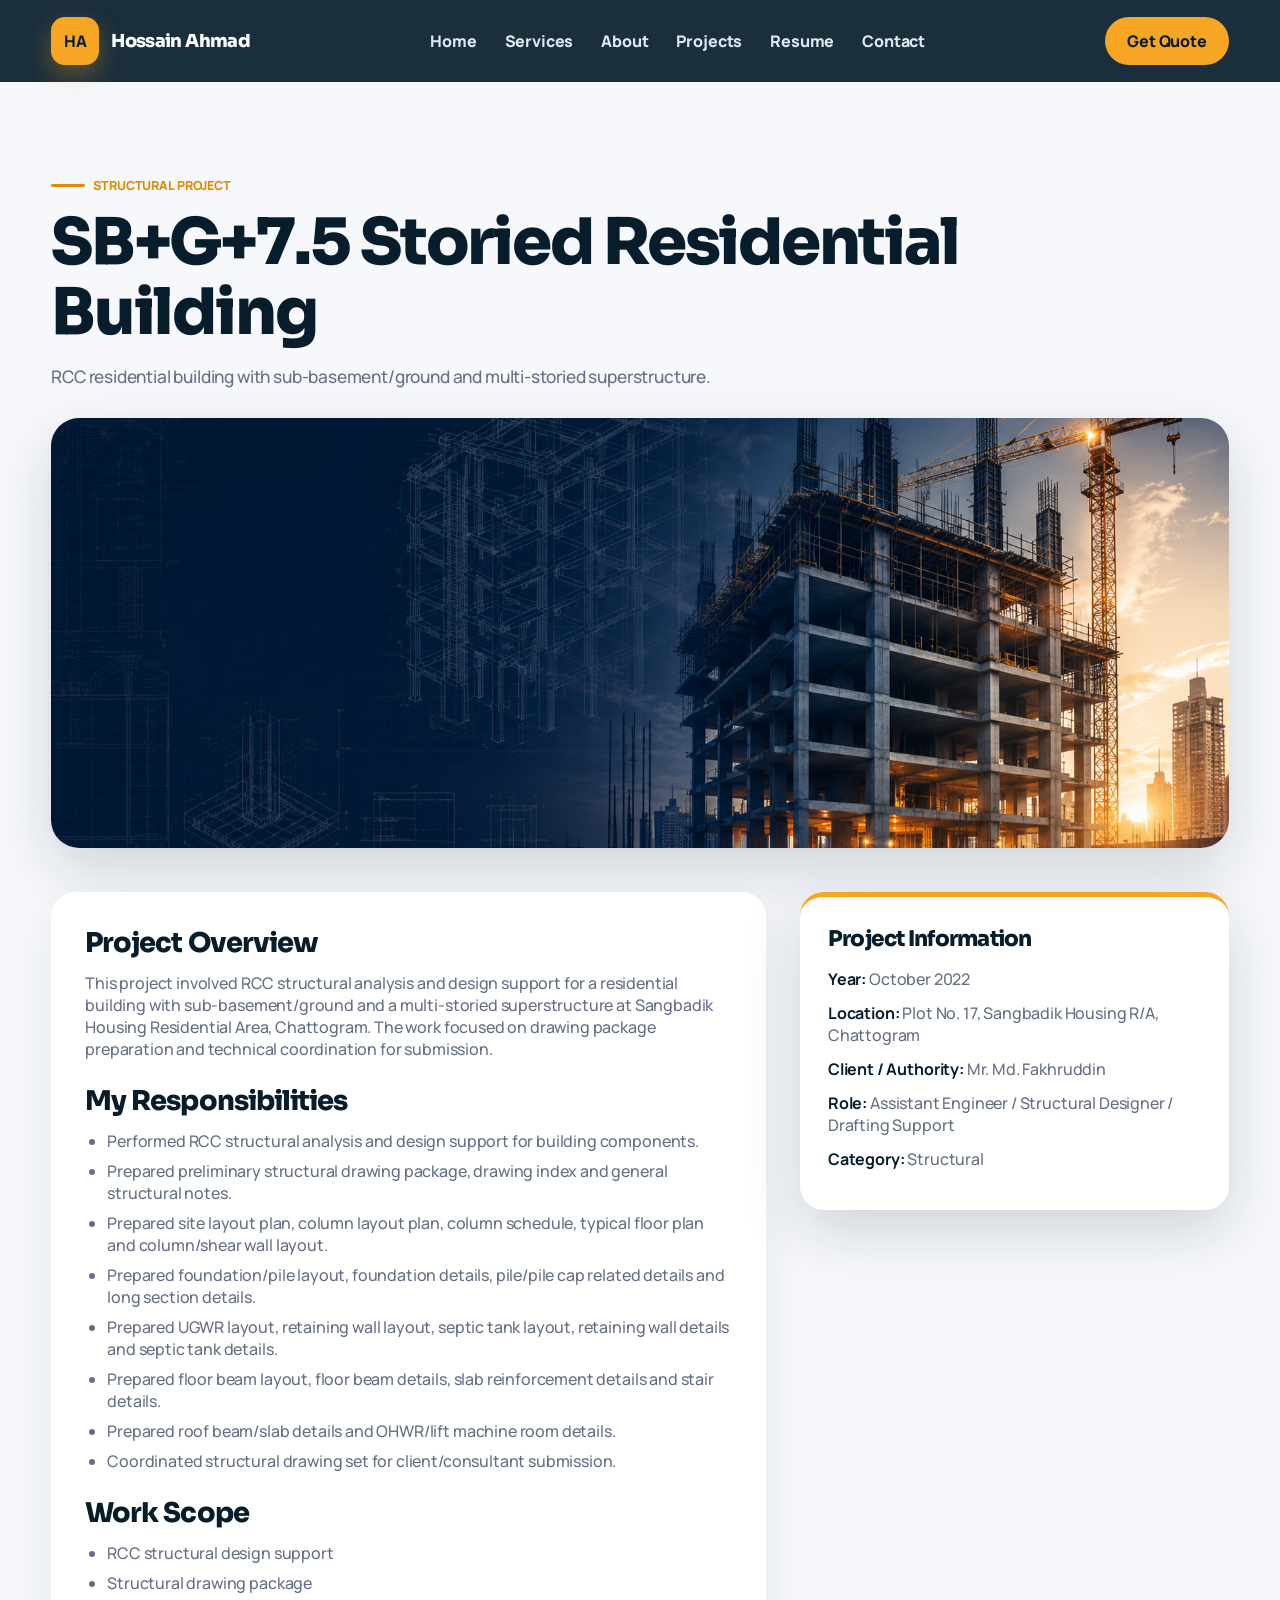
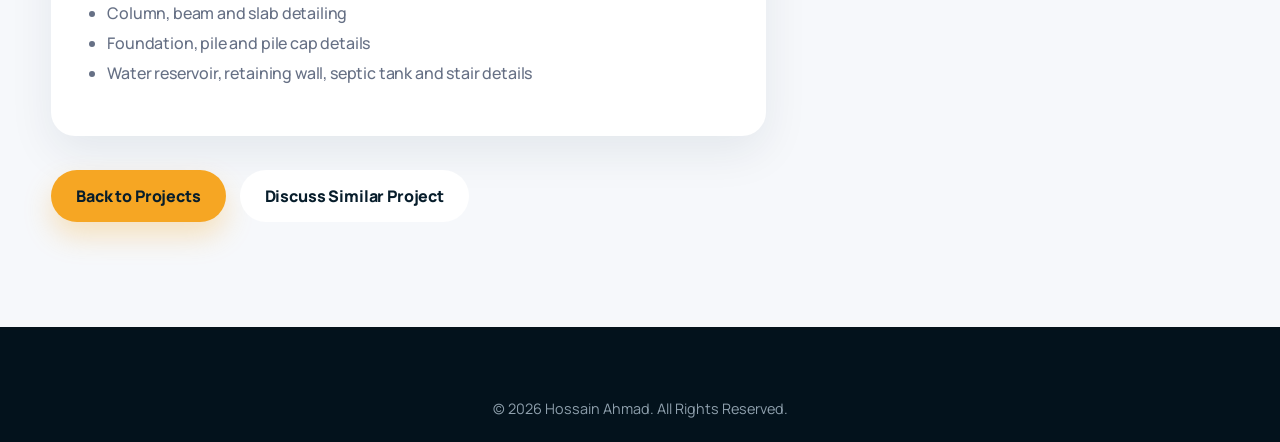
<file: projects/sbg75-residential.html>
<!DOCTYPE html>
<html lang="en">
<head>
  <meta charset="UTF-8" />
  <meta name="viewport" content="width=device-width, initial-scale=1.0" />
  <meta name="description" content="SB+G+7.5 Storied Residential Building project details by Hossain Ahmad." />
  <title>SB+G+7.5 Storied Residential Building | Hossain Ahmad</title>
  <link rel="stylesheet" href="../styles.css" />
</head>
<body>

  <header class="site-header">
    <nav class="navbar container">
      <a href="../index.html" class="brand">
        <span class="brand-mark">HA</span>
        <span class="brand-text">Hossain Ahmad</span>
      </a>
      <ul class="nav-links">
        <li><a href="../index.html#home">Home</a></li>
        <li><a href="../index.html#services">Services</a></li>
        <li><a href="../index.html#about">About</a></li>
        <li><a href="../index.html#projects">Projects</a></li>
        <li><a href="../index.html#resume">Resume</a></li>
        <li><a href="../index.html#contact">Contact</a></li>
      </ul>
      <a class="nav-cta" href="../index.html#contact">Get Quote</a>
    </nav>
  </header>

  <main>
    <section class="section project-detail-page">
      <div class="container">
        <span class="eyebrow dark">Structural Project</span>
        <h1>SB+G+7.5 Storied Residential Building</h1>
        <p class="project-detail-lead">RCC residential building with sub-basement/ground and multi-storied superstructure.</p>

        <img src="../assets/project-structural.png" alt="SB+G+7.5 Storied Residential Building" class="project-detail-image" />

        <div class="project-detail-grid">
          <div class="project-detail-content">
            <h2>Project Overview</h2>
            <p>This project involved RCC structural analysis and design support for a residential building with sub-basement/ground and a multi-storied superstructure at Sangbadik Housing Residential Area, Chattogram. The work focused on drawing package preparation and technical coordination for submission.</p>

            <h2>My Responsibilities</h2>
            <ul>
              <li>Performed RCC structural analysis and design support for building components.</li>
              <li>Prepared preliminary structural drawing package, drawing index and general structural notes.</li>
              <li>Prepared site layout plan, column layout plan, column schedule, typical floor plan and column/shear wall layout.</li>
              <li>Prepared foundation/pile layout, foundation details, pile/pile cap related details and long section details.</li>
              <li>Prepared UGWR layout, retaining wall layout, septic tank layout, retaining wall details and septic tank details.</li>
              <li>Prepared floor beam layout, floor beam details, slab reinforcement details and stair details.</li>
              <li>Prepared roof beam/slab details and OHWR/lift machine room details.</li>
              <li>Coordinated structural drawing set for client/consultant submission.</li>
            </ul>

            <h2>Work Scope</h2>
            <ul>
              <li>RCC structural design support</li>
              <li>Structural drawing package</li>
              <li>Column, beam and slab detailing</li>
              <li>Foundation, pile and pile cap details</li>
              <li>Water reservoir, retaining wall, septic tank and stair details</li>
            </ul>
          </div>

          <aside class="project-info-card">
            <h3>Project Information</h3>
            <p><strong>Year:</strong> October 2022</p>
            <p><strong>Location:</strong> Plot No. 17, Sangbadik Housing R/A, Chattogram</p>
            <p><strong>Client / Authority:</strong> Mr. Md. Fakhruddin</p>
            <p><strong>Role:</strong> Assistant Engineer / Structural Designer / Drafting Support</p>
            <p><strong>Category:</strong> Structural</p>
          </aside>
        </div>

        <div class="project-navigation">
          <a href="../index.html#projects" class="btn btn-primary">Back to Projects</a>
          <a href="../index.html#contact" class="btn btn-light">Discuss Similar Project</a>
        </div>
      </div>
    </section>
  </main>

  <footer class="footer">
    <div class="container copyright">© <span>2026</span> Hossain Ahmad. All Rights Reserved.</div>
  </footer>

</body>
</html>
</file>
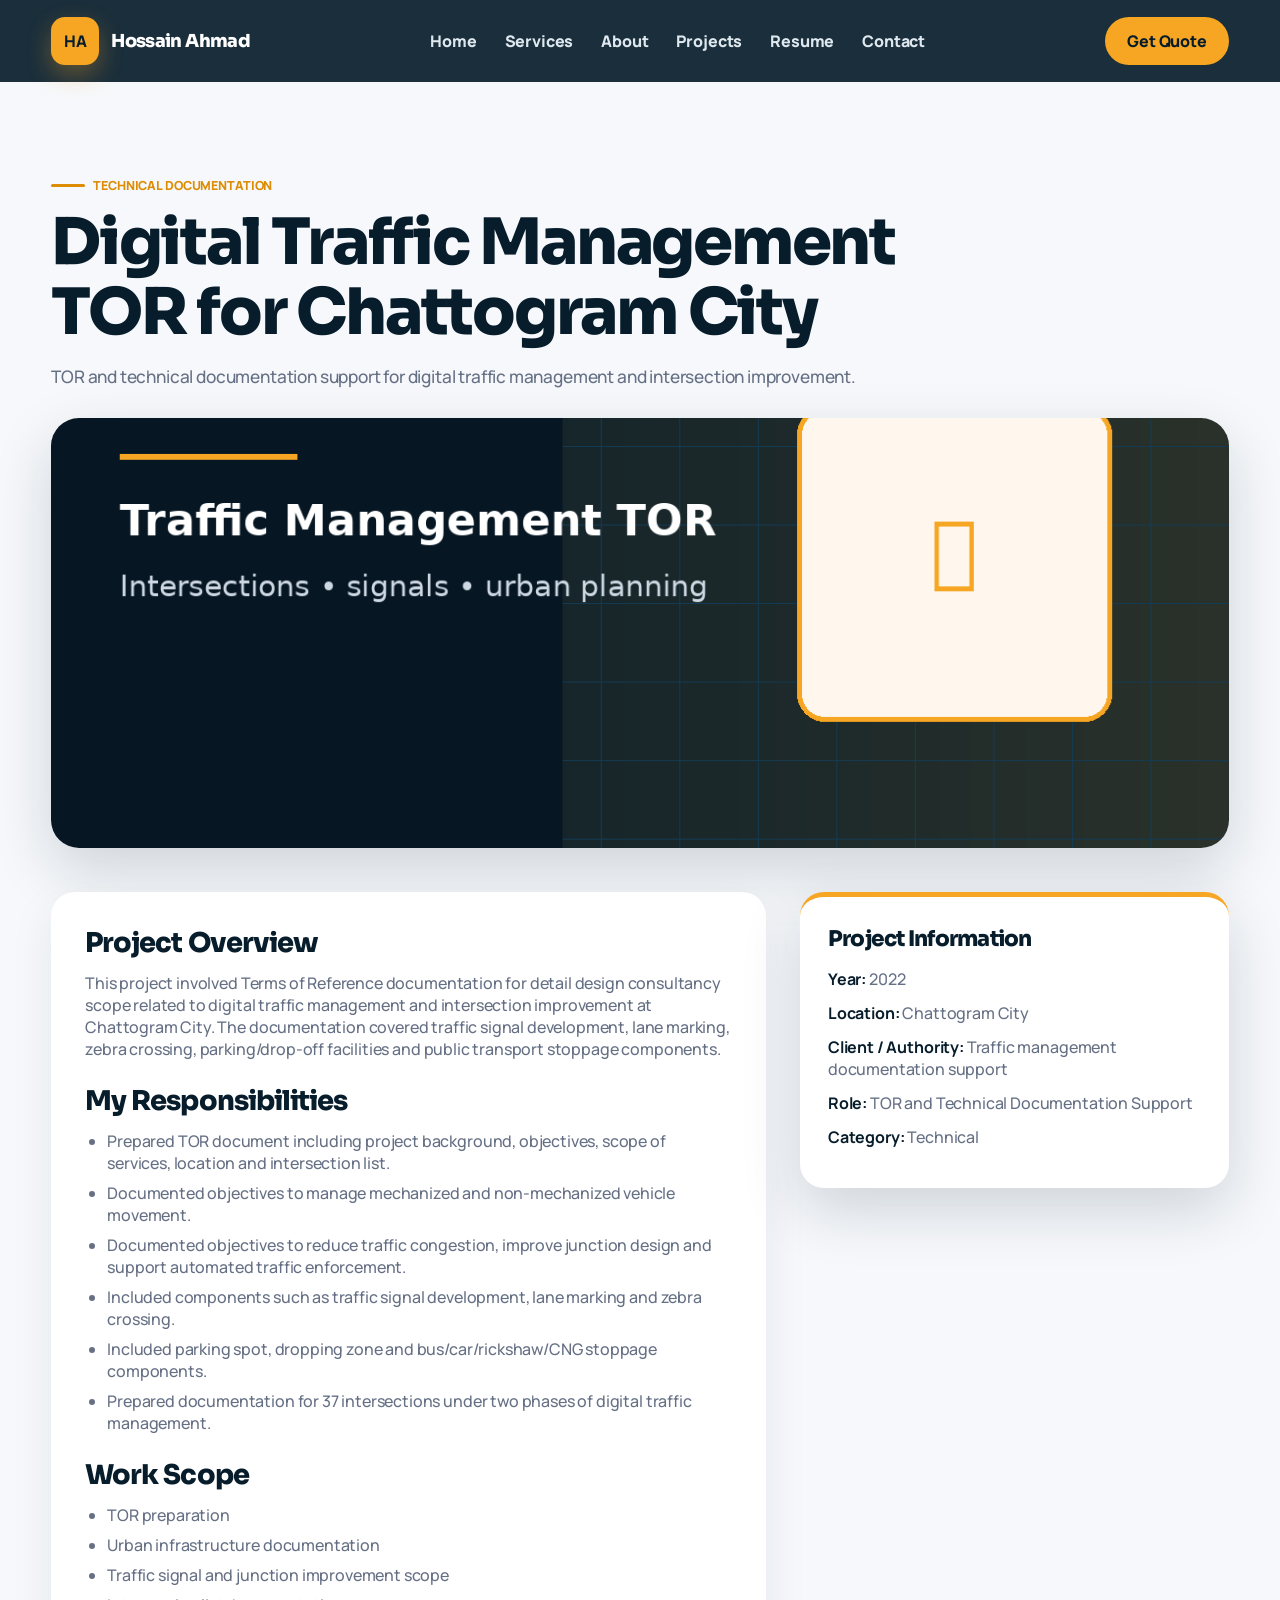
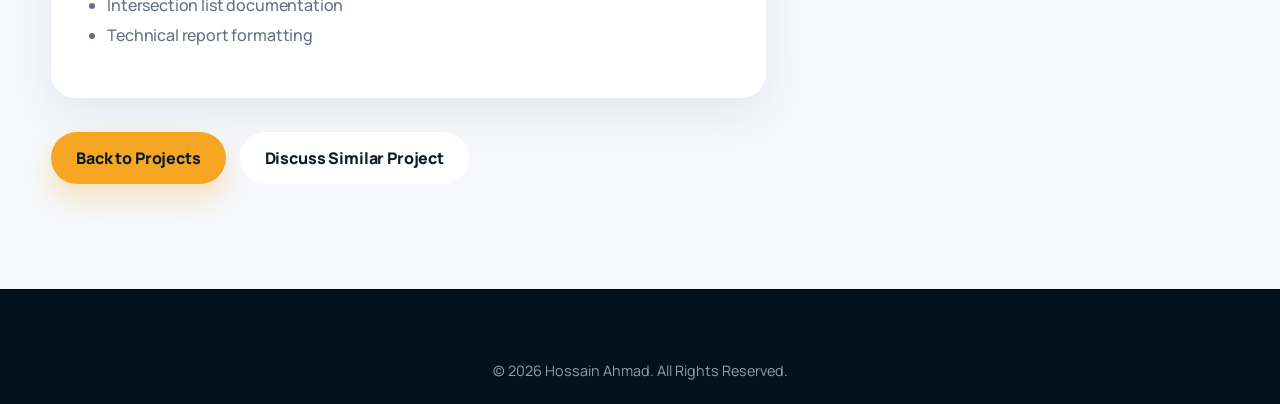
<file: projects/traffic-tor.html>
<!DOCTYPE html>
<html lang="en">
<head>
  <meta charset="UTF-8" />
  <meta name="viewport" content="width=device-width, initial-scale=1.0" />
  <meta name="description" content="Digital Traffic Management TOR for Chattogram City project details by Hossain Ahmad." />
  <title>Digital Traffic Management TOR for Chattogram City | Hossain Ahmad</title>
  <link rel="stylesheet" href="../styles.css" />
</head>
<body>

  <header class="site-header">
    <nav class="navbar container">
      <a href="../index.html" class="brand">
        <span class="brand-mark">HA</span>
        <span class="brand-text">Hossain Ahmad</span>
      </a>
      <ul class="nav-links">
        <li><a href="../index.html#home">Home</a></li>
        <li><a href="../index.html#services">Services</a></li>
        <li><a href="../index.html#about">About</a></li>
        <li><a href="../index.html#projects">Projects</a></li>
        <li><a href="../index.html#resume">Resume</a></li>
        <li><a href="../index.html#contact">Contact</a></li>
      </ul>
      <a class="nav-cta" href="../index.html#contact">Get Quote</a>
    </nav>
  </header>

  <main>
    <section class="section project-detail-page">
      <div class="container">
        <span class="eyebrow dark">Technical Documentation</span>
        <h1>Digital Traffic Management TOR for Chattogram City</h1>
        <p class="project-detail-lead">TOR and technical documentation support for digital traffic management and intersection improvement.</p>

        <img src="../assets/project-traffic.png" alt="Digital Traffic Management TOR for Chattogram City" class="project-detail-image" />

        <div class="project-detail-grid">
          <div class="project-detail-content">
            <h2>Project Overview</h2>
            <p>This project involved Terms of Reference documentation for detail design consultancy scope related to digital traffic management and intersection improvement at Chattogram City. The documentation covered traffic signal development, lane marking, zebra crossing, parking/drop-off facilities and public transport stoppage components.</p>

            <h2>My Responsibilities</h2>
            <ul>
              <li>Prepared TOR document including project background, objectives, scope of services, location and intersection list.</li>
              <li>Documented objectives to manage mechanized and non-mechanized vehicle movement.</li>
              <li>Documented objectives to reduce traffic congestion, improve junction design and support automated traffic enforcement.</li>
              <li>Included components such as traffic signal development, lane marking and zebra crossing.</li>
              <li>Included parking spot, dropping zone and bus/car/rickshaw/CNG stoppage components.</li>
              <li>Prepared documentation for 37 intersections under two phases of digital traffic management.</li>
            </ul>

            <h2>Work Scope</h2>
            <ul>
              <li>TOR preparation</li>
              <li>Urban infrastructure documentation</li>
              <li>Traffic signal and junction improvement scope</li>
              <li>Intersection list documentation</li>
              <li>Technical report formatting</li>
            </ul>
          </div>

          <aside class="project-info-card">
            <h3>Project Information</h3>
            <p><strong>Year:</strong> 2022</p>
            <p><strong>Location:</strong> Chattogram City</p>
            <p><strong>Client / Authority:</strong> Traffic management documentation support</p>
            <p><strong>Role:</strong> TOR and Technical Documentation Support</p>
            <p><strong>Category:</strong> Technical</p>
          </aside>
        </div>

        <div class="project-navigation">
          <a href="../index.html#projects" class="btn btn-primary">Back to Projects</a>
          <a href="../index.html#contact" class="btn btn-light">Discuss Similar Project</a>
        </div>
      </div>
    </section>
  </main>

  <footer class="footer">
    <div class="container copyright">© <span>2026</span> Hossain Ahmad. All Rights Reserved.</div>
  </footer>

</body>
</html>
</file>
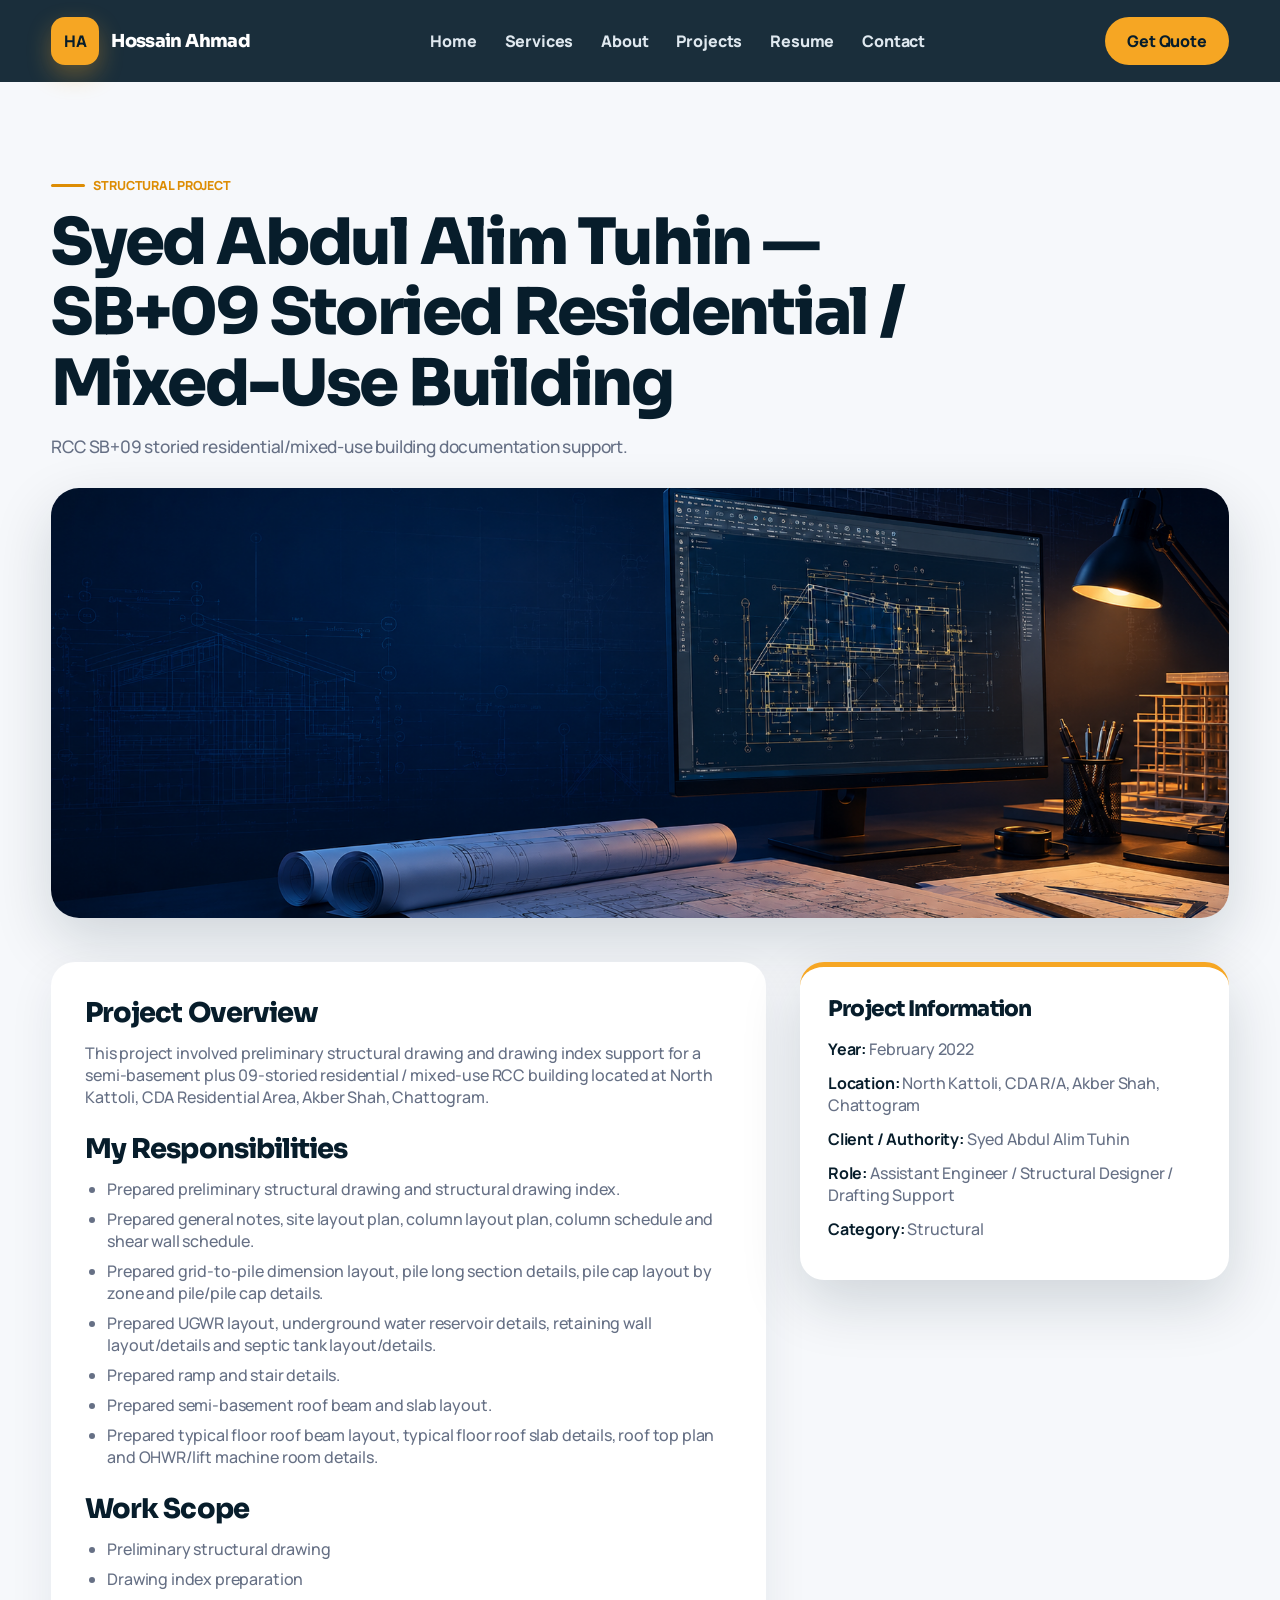
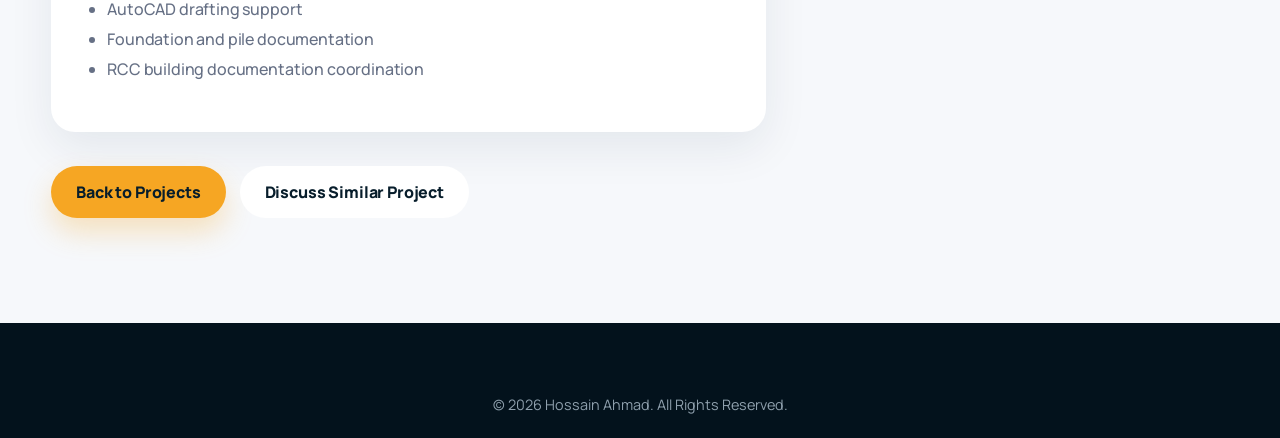
<file: projects/tuhin-sb09.html>
<!DOCTYPE html>
<html lang="en">
<head>
  <meta charset="UTF-8" />
  <meta name="viewport" content="width=device-width, initial-scale=1.0" />
  <meta name="description" content="Syed Abdul Alim Tuhin — SB+09 Storied Residential / Mixed-Use Building project details by Hossain Ahmad." />
  <title>Syed Abdul Alim Tuhin — SB+09 Storied Residential / Mixed-Use Building | Hossain Ahmad</title>
  <link rel="stylesheet" href="../styles.css" />
</head>
<body>

  <header class="site-header">
    <nav class="navbar container">
      <a href="../index.html" class="brand">
        <span class="brand-mark">HA</span>
        <span class="brand-text">Hossain Ahmad</span>
      </a>
      <ul class="nav-links">
        <li><a href="../index.html#home">Home</a></li>
        <li><a href="../index.html#services">Services</a></li>
        <li><a href="../index.html#about">About</a></li>
        <li><a href="../index.html#projects">Projects</a></li>
        <li><a href="../index.html#resume">Resume</a></li>
        <li><a href="../index.html#contact">Contact</a></li>
      </ul>
      <a class="nav-cta" href="../index.html#contact">Get Quote</a>
    </nav>
  </header>

  <main>
    <section class="section project-detail-page">
      <div class="container">
        <span class="eyebrow dark">Structural Project</span>
        <h1>Syed Abdul Alim Tuhin — SB+09 Storied Residential / Mixed-Use Building</h1>
        <p class="project-detail-lead">RCC SB+09 storied residential/mixed-use building documentation support.</p>

        <img src="../assets/project-autocad.png" alt="Syed Abdul Alim Tuhin — SB+09 Storied Residential / Mixed-Use Building" class="project-detail-image" />

        <div class="project-detail-grid">
          <div class="project-detail-content">
            <h2>Project Overview</h2>
            <p>This project involved preliminary structural drawing and drawing index support for a semi-basement plus 09-storied residential / mixed-use RCC building located at North Kattoli, CDA Residential Area, Akber Shah, Chattogram.</p>

            <h2>My Responsibilities</h2>
            <ul>
              <li>Prepared preliminary structural drawing and structural drawing index.</li>
              <li>Prepared general notes, site layout plan, column layout plan, column schedule and shear wall schedule.</li>
              <li>Prepared grid-to-pile dimension layout, pile long section details, pile cap layout by zone and pile/pile cap details.</li>
              <li>Prepared UGWR layout, underground water reservoir details, retaining wall layout/details and septic tank layout/details.</li>
              <li>Prepared ramp and stair details.</li>
              <li>Prepared semi-basement roof beam and slab layout.</li>
              <li>Prepared typical floor roof beam layout, typical floor roof slab details, roof top plan and OHWR/lift machine room details.</li>
            </ul>

            <h2>Work Scope</h2>
            <ul>
              <li>Preliminary structural drawing</li>
              <li>Drawing index preparation</li>
              <li>AutoCAD drafting support</li>
              <li>Foundation and pile documentation</li>
              <li>RCC building documentation coordination</li>
            </ul>
          </div>

          <aside class="project-info-card">
            <h3>Project Information</h3>
            <p><strong>Year:</strong> February 2022</p>
            <p><strong>Location:</strong> North Kattoli, CDA R/A, Akber Shah, Chattogram</p>
            <p><strong>Client / Authority:</strong> Syed Abdul Alim Tuhin</p>
            <p><strong>Role:</strong> Assistant Engineer / Structural Designer / Drafting Support</p>
            <p><strong>Category:</strong> Structural</p>
          </aside>
        </div>

        <div class="project-navigation">
          <a href="../index.html#projects" class="btn btn-primary">Back to Projects</a>
          <a href="../index.html#contact" class="btn btn-light">Discuss Similar Project</a>
        </div>
      </div>
    </section>
  </main>

  <footer class="footer">
    <div class="container copyright">© <span>2026</span> Hossain Ahmad. All Rights Reserved.</div>
  </footer>

</body>
</html>
</file>
<file: styles.css>
@import url('https://fonts.googleapis.com/css2?family=Manrope:wght@400;500;600;700;800;900&family=Sora:wght@500;600;700;800&display=swap');
:root{
  --navy:#071d2b;
  --navy-2:#0b2b40;
  --blue:#174560;
  --orange:#f6a623;
  --orange-dark:#dd8d04;
  --cream:#fff7ed;
  --light:#f6f8fb;
  --text:#253544;
  --muted:#667085;
  --white:#ffffff;
  --shadow:0 22px 60px rgba(7,29,43,.16);
  --radius:24px;
}
*{box-sizing:border-box;margin:0;padding:0}
html{scroll-behavior:smooth}
body {
  font-family: var(--font-body);
}
a{text-decoration:none;color:inherit}img{max-width:100%;display:block}.container{width:min(1180px,92%);margin:auto}.section{padding:105px 0}.section-heading{text-align:center;max-width:720px;margin:0 auto 52px}.section-heading h2,.about-content h2,.portfolio-header h2,.resume-card h2,.faq-grid h2,.contact-info h2{font-size:clamp(2rem,4vw,3.2rem);line-height:1.12;color:var(--navy);margin:8px 0 16px}.section-heading p{color:var(--muted)}.eyebrow{display:inline-flex;align-items:center;gap:8px;text-transform:uppercase;font-weight:800;letter-spacing:.12em;font-size:.78rem;color:var(--orange)}.eyebrow:before{content:"";width:34px;height:3px;background:currentColor;border-radius:10px}.eyebrow.dark{color:var(--orange-dark)}
.preloader{position:fixed;inset:0;background:var(--navy);display:grid;place-items:center;z-index:9999;transition:.45s}.preloader.hide{opacity:0;visibility:hidden}.loader-mark{width:82px;height:82px;border-radius:24px;background:var(--orange);display:grid;place-items:center;font-size:1.6rem;font-weight:900;color:var(--navy);animation:pulse 1.1s infinite alternate}@keyframes pulse{from{transform:scale(.93);opacity:.75}to{transform:scale(1.05);opacity:1}}
.site-header{position:fixed;top:0;left:0;width:100%;z-index:999;background:rgba(7,29,43,.92);backdrop-filter:blur(14px);transition:.25s}.site-header.scrolled{box-shadow:0 12px 35px rgba(0,0,0,.2)}.topbar{background:#03121c;color:#c9d4df;font-size:.88rem}.topbar-inner{height:42px;display:flex;align-items:center;justify-content:space-between;gap:20px}.navbar{height:82px;display:flex;align-items:center;justify-content:space-between}.brand{display:flex;align-items:center;gap:12px;color:#fff;font-weight:900}.brand-mark{width:48px;height:48px;border-radius:14px;background:var(--orange);color:var(--navy);display:grid;place-items:center;box-shadow:0 10px 25px rgba(246,166,35,.32)}.brand-text{font-size:1.12rem}.nav-links{display:flex;align-items:center;gap:28px;list-style:none;color:#dfe8ef;font-weight:700}.nav-links a{transition:.2s}.nav-links a:hover,.nav-links a.active{color:var(--orange)}.nav-cta{padding:13px 22px;background:var(--orange);color:var(--navy);border-radius:999px;font-weight:900}.menu-toggle{display:none;background:transparent;border:0;width:44px;cursor:pointer}.menu-toggle span{display:block;height:3px;background:#fff;margin:7px 0;border-radius:10px}
.btn{display:inline-flex;align-items:center;justify-content:center;border:0;border-radius:999px;padding:15px 25px;font-weight:900;cursor:pointer;transition:.25s}.btn-primary{background:var(--orange);color:var(--navy);box-shadow:0 14px 28px rgba(246,166,35,.28)}.btn-primary:hover{transform:translateY(-3px);background:#ffb633}.btn-light{background:#fff;color:var(--navy)}.btn.full{width:100%}
.hero-section{min-height:100vh;position:relative;display:grid;align-items:center;padding-top:125px;overflow:hidden;background:var(--navy)}
.hero-bg{position:absolute;inset:0;opacity:0;transition:opacity 1s ease;background:linear-gradient(115deg,rgba(7,29,43,.55) 0%,rgba(7,29,43,.35) 48%,rgba(246,166,35,.10) 100%),url("assets/slide-1.png") center/cover no-repeat}
.hero-bg:nth-child(2){background:linear-gradient(115deg,rgba(7,29,43,.55) 0%,rgba(7,29,43,.35) 48%,rgba(246,166,35,.10) 100%),url("assets/slide-2.png") center/cover no-repeat}
.hero-bg:nth-child(3){background:linear-gradient(115deg,rgba(7,29,43,.55) 0%,rgba(7,29,43,.35) 48%,rgba(246,166,35,.10) 100%),url("assets/slide-3.png") center/cover no-repeat}
.hero-bg.active{opacity:1}
.hero-section:after{content:"";position:absolute;inset:0;background:none;pointer-events:none}
.hero-grid{position:relative;z-index:2;display:grid;grid-template-columns:1.12fr .88fr;gap:54px;align-items:center;color:#fff}.hero-content h1{font-size:clamp(2.8rem,6.6vw,5.8rem);line-height:.98;margin:16px 0 22px;max-width:850px}.hero-content p{font-size:1.08rem;color:#dce7ef;max-width:700px}.hero-actions{display:flex;gap:16px;flex-wrap:wrap;margin:34px 0}.hero-metrics{display:grid;grid-template-columns:repeat(3,1fr);gap:18px;margin-top:38px}.hero-metrics div{padding:20px;background:rgba(255,255,255,.09);border:1px solid rgba(255,255,255,.12);border-radius:18px}.hero-metrics strong{display:block;font-size:2rem;color:var(--orange);line-height:1}.hero-metrics span{font-size:.86rem;color:#d9e3ea}.quote-card{background:rgba(255,255,255,.98);color:var(--navy);border-radius:var(--radius);padding:32px;box-shadow:var(--shadow);border-top:6px solid var(--orange)}.quote-card h3{font-size:1.65rem;margin-bottom:6px}.quote-card p{color:var(--muted);margin-bottom:22px}.quote-card form,.contact-form{display:grid;gap:14px}.quote-card input,.quote-card select,.quote-card textarea,.contact-form input,.contact-form select,.contact-form textarea{width:100%;border:1px solid #d9e1e8;border-radius:14px;padding:15px 16px;font:inherit;color:var(--text);outline:none;background:#fff}.quote-card input:focus,.quote-card select:focus,.quote-card textarea:focus,.contact-form input:focus,.contact-form select:focus,.contact-form textarea:focus{border-color:var(--orange);box-shadow:0 0 0 4px rgba(246,166,35,.15)}.hero-arrow{position:absolute;z-index:3;top:50%;transform:translateY(-50%);width:48px;height:48px;border-radius:50%;border:1px solid rgba(255,255,255,.25);background:rgba(255,255,255,.1);color:#fff;font-size:2rem;cursor:pointer}.hero-arrow.prev{left:24px}.hero-arrow.next{right:24px}
.trust-strip{background:var(--orange);color:var(--navy);font-weight:900}.strip-grid{min-height:86px;display:grid;grid-template-columns:repeat(6,1fr);gap:18px;align-items:center;text-align:center}.strip-grid span{background:rgba(255,255,255,.35);padding:12px;border-radius:999px}
.services-section{background:#fff}.services-grid{display:grid;grid-template-columns:repeat(3,1fr);gap:26px}.service-card{background:#fff;border:1px solid #e7edf2;border-radius:var(--radius);padding:34px;box-shadow:0 18px 45px rgba(11,43,64,.08);transition:.25s;position:relative;overflow:hidden}.service-card:before{content:"";position:absolute;inset:auto 0 0 0;height:5px;background:var(--orange);transform:scaleX(0);transform-origin:left;transition:.25s}.service-card:hover{transform:translateY(-8px);box-shadow:var(--shadow)}.service-card:hover:before{transform:scaleX(1)}.service-icon{width:72px;height:72px;border-radius:18px;background:var(--cream);display:grid;place-items:center;font-size:2rem;margin-bottom:22px}.service-card h3{font-size:1.25rem;color:var(--navy);margin-bottom:12px}.service-card p{color:var(--muted)}
.about-section{background:var(--light)}.about-grid{display:grid;grid-template-columns:.9fr 1.1fr;gap:62px;align-items:center}.about-image-wrap{position:relative}.about-image{border-radius:32px;box-shadow:var(--shadow);width:100%;max-height:620px;object-fit:cover}.experience-badge{position:absolute;right:-18px;bottom:30px;background:var(--orange);color:var(--navy);padding:20px 24px;border-radius:22px;box-shadow:0 16px 35px rgba(246,166,35,.32);max-width:210px}.experience-badge strong{font-size:2rem;display:block;line-height:1}.experience-badge span{font-weight:800;font-size:.88rem}.about-content p{color:var(--muted);margin-bottom:20px}.about-list{display:grid;gap:12px;margin:26px 0}.about-list div{background:#fff;border-left:5px solid var(--orange);padding:16px 18px;border-radius:14px;box-shadow:0 10px 30px rgba(11,43,64,.06)}
.process-section{background:var(--navy);color:#fff}.process-section .section-heading h2{color:#fff}.process-section .section-heading p{color:#cbd8e3}.process-grid{display:grid;grid-template-columns:repeat(4,1fr);gap:22px}.process-step{background:rgba(255,255,255,.08);border:1px solid rgba(255,255,255,.12);padding:30px;border-radius:var(--radius);position:relative}.process-step span{font-size:2.6rem;font-weight:900;color:rgba(246,166,35,.35)}.process-step h3{font-size:1.18rem;margin:8px 0;color:#fff}.process-step p{color:#d4e0ea;font-size:.95rem}
.projects-section{background:#fff}.portfolio-header{display:flex;align-items:end;justify-content:space-between;gap:24px;margin-bottom:38px}.filter-controls{display:flex;gap:10px;flex-wrap:wrap;justify-content:flex-end}.filter-controls button{border:1px solid #d9e1e8;background:#fff;padding:10px 16px;border-radius:999px;font-weight:900;color:var(--blue);cursor:pointer}.filter-controls button.active,.filter-controls button:hover{background:var(--orange);border-color:var(--orange);color:var(--navy)}.project-grid{display:grid;grid-template-columns:repeat(3,1fr);gap:26px}.project-card{border-radius:var(--radius);overflow:hidden;background:#fff;border:1px solid #e7edf2;box-shadow:0 20px 50px rgba(11,43,64,.09);transition:.25s}.project-card.hide{display:none}.project-card:hover{transform:translateY(-8px)}.project-card img{height:218px;width:100%;object-fit:cover}.project-body{padding:24px}.project-tag{display:inline-flex;background:var(--cream);color:var(--orange-dark);font-size:.78rem;font-weight:900;text-transform:uppercase;letter-spacing:.08em;border-radius:999px;padding:6px 12px;margin-bottom:14px}.project-body h3{color:var(--navy);font-size:1.18rem;line-height:1.25;margin-bottom:10px}.project-body p{color:var(--muted);font-size:.95rem}.project-meta{margin-top:16px;padding-top:16px;border-top:1px solid #edf2f6;display:flex;justify-content:space-between;gap:12px;color:var(--blue);font-weight:800;font-size:.86rem}
.resume-section{background:var(--light)}.resume-grid{display:grid;grid-template-columns:.95fr 1.05fr;gap:42px;align-items:start}.resume-card{background:#fff;border-radius:var(--radius);padding:38px;box-shadow:var(--shadow);position:sticky;top:150px}.resume-card p{color:var(--muted);margin-bottom:28px}.timeline{display:grid;gap:20px}.timeline-item{background:#fff;border-radius:var(--radius);padding:28px;border-left:6px solid var(--orange);box-shadow:0 14px 35px rgba(11,43,64,.07)}.timeline-item span{font-weight:900;color:var(--orange-dark);font-size:.9rem}.timeline-item h3{color:var(--navy);margin:6px 0}.timeline-item p{color:var(--muted)}
.faq-section{background:#fff}.faq-grid{display:grid;grid-template-columns:.8fr 1.2fr;gap:50px;align-items:start}.faq-grid p{color:var(--muted)}.faq-list{display:grid;gap:14px}.faq-item{border:1px solid #e2e9ef;border-radius:18px;overflow:hidden;background:#fff}.faq-item button{width:100%;background:#fff;border:0;padding:20px 24px;text-align:left;font:inherit;font-weight:900;color:var(--navy);cursor:pointer;position:relative}.faq-item button:after{content:"+";position:absolute;right:24px}.faq-item.active button:after{content:"–"}.faq-item p{display:none;padding:0 24px 22px;color:var(--muted)}.faq-item.active p{display:block}
.contact-section{background:linear-gradient(120deg,var(--navy) 0%,var(--navy-2) 100%);color:#fff}.contact-section h2{color:#fff}.contact-grid{display:grid;grid-template-columns:.9fr 1.1fr;gap:52px;align-items:start}.contact-info p{color:#cbd8e3;margin-bottom:24px}.contact-cards{display:grid;gap:12px}.contact-cards a,.contact-cards span{background:rgba(255,255,255,.08);border:1px solid rgba(255,255,255,.12);padding:16px 18px;border-radius:16px;color:#fff}.contact-form{background:#fff;border-radius:var(--radius);padding:34px;box-shadow:var(--shadow)}.two-col{display:grid;grid-template-columns:1fr 1fr;gap:14px}.form-note{color:var(--muted);font-size:.86rem;text-align:center}
.footer{background:#03121c;color:#cbd8e3;padding:50px 0 24px}.footer-grid{display:flex;justify-content:space-between;gap:30px;align-items:center;border-bottom:1px solid rgba(255,255,255,.12);padding-bottom:32px}.footer p{max-width:480px;margin-top:14px}.footer-links{display:flex;gap:18px;flex-wrap:wrap}.footer-links a:hover{color:var(--orange)}.copyright{font-size:.9rem;margin-top:22px;text-align:center;color:#8fa0ad}.back-to-top{position:fixed;right:22px;bottom:22px;width:46px;height:46px;border:0;border-radius:50%;background:var(--orange);color:var(--navy);font-size:1.4rem;font-weight:900;cursor:pointer;opacity:0;visibility:hidden;transition:.25s;z-index:888}.back-to-top.show{opacity:1;visibility:visible}.reveal{opacity:0;transform:translateY(34px);transition:.8s ease}.reveal.show{opacity:1;transform:none}
@media(max-width:1024px){.hero-grid,.about-grid,.resume-grid,.faq-grid,.contact-grid{grid-template-columns:1fr}.services-grid,.project-grid{grid-template-columns:repeat(2,1fr)}.process-grid{grid-template-columns:repeat(2,1fr)}.quote-card{max-width:620px}.portfolio-header{align-items:start;flex-direction:column}.resume-card{position:static}.strip-grid{grid-template-columns:repeat(3,1fr)}}
@media(max-width:760px){.topbar{display:none}.navbar{height:72px}.nav-cta{display:none}.menu-toggle{display:block}.nav-links{position:absolute;top:72px;left:4%;right:4%;background:var(--navy);border:1px solid rgba(255,255,255,.1);border-radius:20px;box-shadow:var(--shadow);flex-direction:column;align-items:flex-start;padding:24px;opacity:0;visibility:hidden;transform:translateY(-10px);transition:.25s}.nav-links.open{opacity:1;visibility:visible;transform:none}.hero-section{min-height:100vh;position:relative;display:grid;align-items:center;padding-top:125px;overflow:hidden;background:var(--navy)}
.hero-bg{position:absolute;inset:0;opacity:0;transition:opacity 1s ease;background:linear-gradient(115deg,rgba(7,29,43,.55) 0%,rgba(7,29,43,.35) 48%,rgba(246,166,35,.10) 100%),url("assets/slide-1.png") center/cover no-repeat}
.hero-bg:nth-child(2){background:linear-gradient(115deg,rgba(7,29,43,.55) 0%,rgba(7,29,43,.35) 48%,rgba(246,166,35,.10) 100%),url("assets/slide-2.png") center/cover no-repeat}
.hero-bg:nth-child(3){background:linear-gradient(115deg,rgba(7,29,43,.55) 0%,rgba(7,29,43,.35) 48%,rgba(246,166,35,.10) 100%),url("assets/slide-3.png") center/cover no-repeat}
.hero-bg.active{opacity:1}
.hero-section:after{content:"";position:absolute;inset:0;background:none;pointer-events:none}
.hero-grid{gap:30px}.hero-metrics{grid-template-columns:1fr}.hero-arrow{display:none}.section{padding:75px 0}.services-grid,.project-grid,.process-grid{grid-template-columns:1fr}.strip-grid{grid-template-columns:repeat(2,1fr);padding:18px 0}.two-col{grid-template-columns:1fr}.footer-grid{display:grid}.contact-form{padding:24px}.experience-badge{right:16px}.hero-content h1{font-size:2.65rem}}

/* ================= Project Detail Pages ================= */
.project-card {
  cursor: pointer;
}

.project-card-link {
  display: inline-flex;
  margin-top: 18px;
  font-weight: 900;
  color: var(--orange-dark);
}

.project-card:hover .project-card-link {
  color: var(--navy);
}

.project-detail-page {
  padding-top: 170px;
  background: var(--light);
  min-height: 100vh;
}

.project-detail-page h1 {
  font-size: clamp(2.2rem, 5vw, 4rem);
  line-height: 1.1;
  color: var(--navy);
  max-width: 980px;
  margin: 14px 0 28px;
}

.project-detail-lead {
  max-width: 900px;
  color: var(--muted);
  font-size: 1.08rem;
  margin: -12px 0 30px;
}

.project-detail-image {
  width: 100%;
  height: 430px;
  object-fit: cover;
  border-radius: 28px;
  box-shadow: var(--shadow);
  margin-bottom: 44px;
}

.project-detail-grid {
  display: grid;
  grid-template-columns: 1.25fr 0.75fr;
  gap: 34px;
  align-items: start;
  margin-bottom: 34px;
}

.project-detail-content {
  background: #fff;
  padding: 34px;
  border-radius: 24px;
  box-shadow: 0 16px 45px rgba(11, 43, 64, 0.08);
}

.project-detail-content h2 {
  color: var(--navy);
  margin: 24px 0 12px;
  font-size: 1.7rem;
}

.project-detail-content h2:first-child {
  margin-top: 0;
}

.project-detail-content p,
.project-detail-content li {
  color: var(--muted);
  font-size: 1rem;
}

.project-detail-content ul {
  padding-left: 22px;
  margin-bottom: 18px;
}

.project-detail-content li {
  margin-bottom: 8px;
}

.project-info-card {
  background: #fff;
  padding: 28px;
  border-radius: 24px;
  box-shadow: var(--shadow);
  border-top: 5px solid var(--orange);
  position: sticky;
  top: 130px;
}

.project-info-card h3 {
  color: var(--navy);
  margin-bottom: 16px;
  font-size: 1.35rem;
}

.project-info-card p {
  color: var(--muted);
  margin-bottom: 12px;
}

.project-info-card strong {
  color: var(--navy);
}

.project-navigation {
  display: flex;
  gap: 14px;
  flex-wrap: wrap;
}

@media(max-width: 900px) {
  .project-detail-grid {
    grid-template-columns: 1fr;
  }

  .project-info-card {
    position: static;
  }

  .project-detail-image {
    height: 280px;
  }

  .project-detail-content {
    padding: 24px;
  }
}

.project-empty{grid-column:1/-1;color:var(--muted);font-weight:800;text-align:center;padding:36px;background:#fff;border-radius:var(--radius);box-shadow:0 12px 32px rgba(11,43,64,.08)}





.brand-logo-small {
  width: 48px;
  height: 48px;
  object-fit: contain;
  border-radius: 14px;
  background: transparent;
  box-shadow: none;
}

.brand-text {
  color: #fff;
  font-weight: 900;
  font-size: 1.12rem;
}
.brand img {
  width: 42px !important;
  height: 42px !important;
  max-width: 42px !important;
  max-height: 42px !important;
  object-fit: contain;
  display: block;
}
.admin-icon-link {
  width: 40px;
  height: 40px;
  display: inline-flex;
  align-items: center;
  justify-content: center;
  margin-left: 16px;
  border-radius: 50%;
  background: rgba(255, 255, 255, 0.06) !important;
  border: 1px solid rgba(255, 255, 255, 0.14);
  color: rgba(255, 255, 255, 0.72) !important;
  box-shadow: none !important;
  opacity: 0.75;
  transition: 0.25s ease;
}

.admin-icon-link svg {
  width: 18px;
  height: 18px;
  fill: currentColor;
}

.admin-icon-link:hover {
  opacity: 1;
  color: var(--orange) !important;
  border-color: rgba(246, 166, 35, 0.55);
  background: rgba(246, 166, 35, 0.10) !important;
  transform: translateY(-1px);
}
@media (max-width: 760px) {
  .admin-icon-link {
    margin-left: 0;
    margin-top: 8px;
  }
}

/* ===== Clean additions / fixes ===== */
.project-detail-subtitle {
  max-width: 850px;
  color: var(--muted);
  font-size: 1.08rem;
  margin-bottom: 30px;
}

/* Hide admin link from footer only */
.footer a[href="admin.html"],
.footer .admin-link,
.footer .footer-admin-link,
.footer .admin-icon-link {
  display: none !important;
}

/* Mobile menu compact + no blank-space fix */
.menu-toggle {
  width: 52px;
  height: 52px;
  border-radius: 18px;
  border: 1px solid rgba(246,166,35,.45);
  background: rgba(7,29,43,.75);
  box-shadow: 0 0 22px rgba(246,166,35,.25);
  display: none;
  align-items: center;
  justify-content: center;
  flex-direction: column;
  gap: 6px;
  cursor: pointer;
  z-index: 1001;
}

.menu-toggle span {
  width: 24px;
  height: 3px;
  background: #f6a623;
  border-radius: 99px;
  margin: 0 !important;
  transition: .3s ease;
}

.menu-toggle.active span:nth-child(1) {
  transform: translateY(9px) rotate(45deg);
}
.menu-toggle.active span:nth-child(2) {
  opacity: 0;
}
.menu-toggle.active span:nth-child(3) {
  transform: translateY(-9px) rotate(-45deg);
}

@media (max-width: 920px) {
  .topbar {
    display: none !important;
  }

  .navbar {
    height: 72px !important;
  }

  .menu-toggle {
    display: flex !important;
  }

  .nav-links,
  #navLinks {
    position: absolute !important;
    top: 72px !important;
    right: 16px !important;
    left: auto !important;
    width: 230px !important;

    height: auto !important;
    min-height: 0 !important;
    max-height: calc(100vh - 96px) !important;

    padding: 12px !important;
    border-radius: 18px !important;

    display: flex !important;
    flex-direction: column !important;
    align-items: stretch !important;
    justify-content: flex-start !important;
    gap: 6px !important;

    background: rgba(5, 28, 40, 0.96) !important;
    border: 1px solid rgba(246,166,35,.35) !important;
    box-shadow: 0 18px 45px rgba(0,0,0,.35), 0 0 24px rgba(246,166,35,.12) !important;
    backdrop-filter: blur(14px) !important;
    overflow: auto !important;

    opacity: 0 !important;
    visibility: hidden !important;
    pointer-events: none !important;
    transform: translateY(-10px) scale(.98) !important;
    transition: .25s ease !important;
    z-index: 1000 !important;
  }

  .nav-links.open,
  #navLinks.open {
    opacity: 1 !important;
    visibility: visible !important;
    pointer-events: auto !important;
    transform: translateY(0) scale(1) !important;
  }

  .nav-links a,
  #navLinks a {
    width: 100% !important;
    display: block !important;
    padding: 10px 14px !important;
    margin: 0 !important;
    border-radius: 12px !important;
    text-align: left !important;
    font-size: 15px !important;
    line-height: 1.25 !important;
  }

  .nav-links a:hover,
  .nav-links a.active,
  #navLinks a:hover,
  #navLinks a.active {
    background: linear-gradient(90deg, rgba(246,166,35,.28), rgba(246,166,35,.06)) !important;
    color: #f6a623 !important;
  }

  .nav-cta {
    display: none !important;
  }

  .admin-icon-link {
    display: inline-flex !important;
    width: 40px !important;
    height: 40px !important;
    margin-left: 0 !important;
    margin-top: 6px !important;
  }
}

@media (max-width: 480px) {
  .nav-links,
  #navLinks {
    right: 12px !important;
    width: min(230px, calc(100vw - 24px)) !important;
  }
}
/* Trust strip yellow bar bigger */
.trust-strip {
  padding: 24px 0 !important;
}

.strip-grid {
  min-height: 95px !important;
  gap: 20px !important;
}

.strip-grid span {
  padding: 16px 34px !important;
  min-width: 180px !important;
  font-size: 1rem !important;
  border-radius: 999px !important;
}
@media (max-width: 760px) {
  .trust-strip {
    padding: 22px 0 !important;
  }

  .strip-grid {
    grid-template-columns: 1fr 1fr !important;
    gap: 12px !important;
    min-height: auto !important;
  }

  .strip-grid span {
    min-width: 0 !important;
    width: 100% !important;
    padding: 14px 12px !important;
    font-size: 0.9rem !important;
  }
}
/* Premium Font System */
:root {
  --font-body: 'Manrope', Arial, sans-serif;
  --font-heading: 'Sora', Arial, sans-serif;
}

body,
input,
select,
textarea,
button {
  font-family: var(--font-body) !important;
}

h1,
h2,
h3,
h4,
h5,
h6,
.brand-text,
.section-heading h2,
.about-content h2,
.portfolio-header h2,
.resume-card h2,
.faq-grid h2,
.contact-info h2 {
  font-family: var(--font-heading) !important;
  font-weight: 800;
  letter-spacing: -0.035em;
}

.hero-content h1 {
  font-family: var(--font-heading) !important;
  font-weight: 800;
  letter-spacing: -0.055em;
}

.nav-links,
.btn,
.nav-cta,
.admin-link,
.admin-icon-link,
.project-tag,
.project-meta,
.eyebrow,
.strip-grid span {
  font-family: var(--font-body) !important;
  font-weight: 800;
  letter-spacing: -0.01em;
}

p,
.project-body p,
.service-card p,
.timeline-item p,
.project-detail-content p,
.project-detail-content li,
.contact-info p,
.footer p {
  font-family: var(--font-body) !important;
  font-weight: 500;
  letter-spacing: -0.01em;
}

.hero-metrics strong,
.experience-badge strong {
  font-family: var(--font-heading) !important;
  font-weight: 800;
  letter-spacing: -0.04em;
}

.hero-metrics span,
.experience-badge span {
  font-family: var(--font-body) !important;
  font-weight: 700;
}
.project-see-more {
  grid-column: 1 / -1;
  display: flex;
  justify-content: center;
  margin-top: 24px;
}

.project-see-more .btn {
  min-width: 190px;
}
/* Project category mobile 2-column grid fix */
@media (max-width: 760px) {
  .portfolio-header {
    display: block !important;
    text-align: left !important;
  }

  .filter-controls {
    width: 100% !important;
    display: grid !important;
    grid-template-columns: repeat(2, minmax(120px, 1fr)) !important;
    gap: 12px !important;
    margin-top: 28px !important;
  }

  .filter-controls button {
    width: 100% !important;
    text-align: center !important;
    padding: 13px 18px !important;
    font-size: 15px !important;
  }

  .filter-controls button[data-filter="all"] {
    grid-column: 1 / -1 !important;
    width: 92px !important;
    justify-self: center !important;
  }
}
</file>
